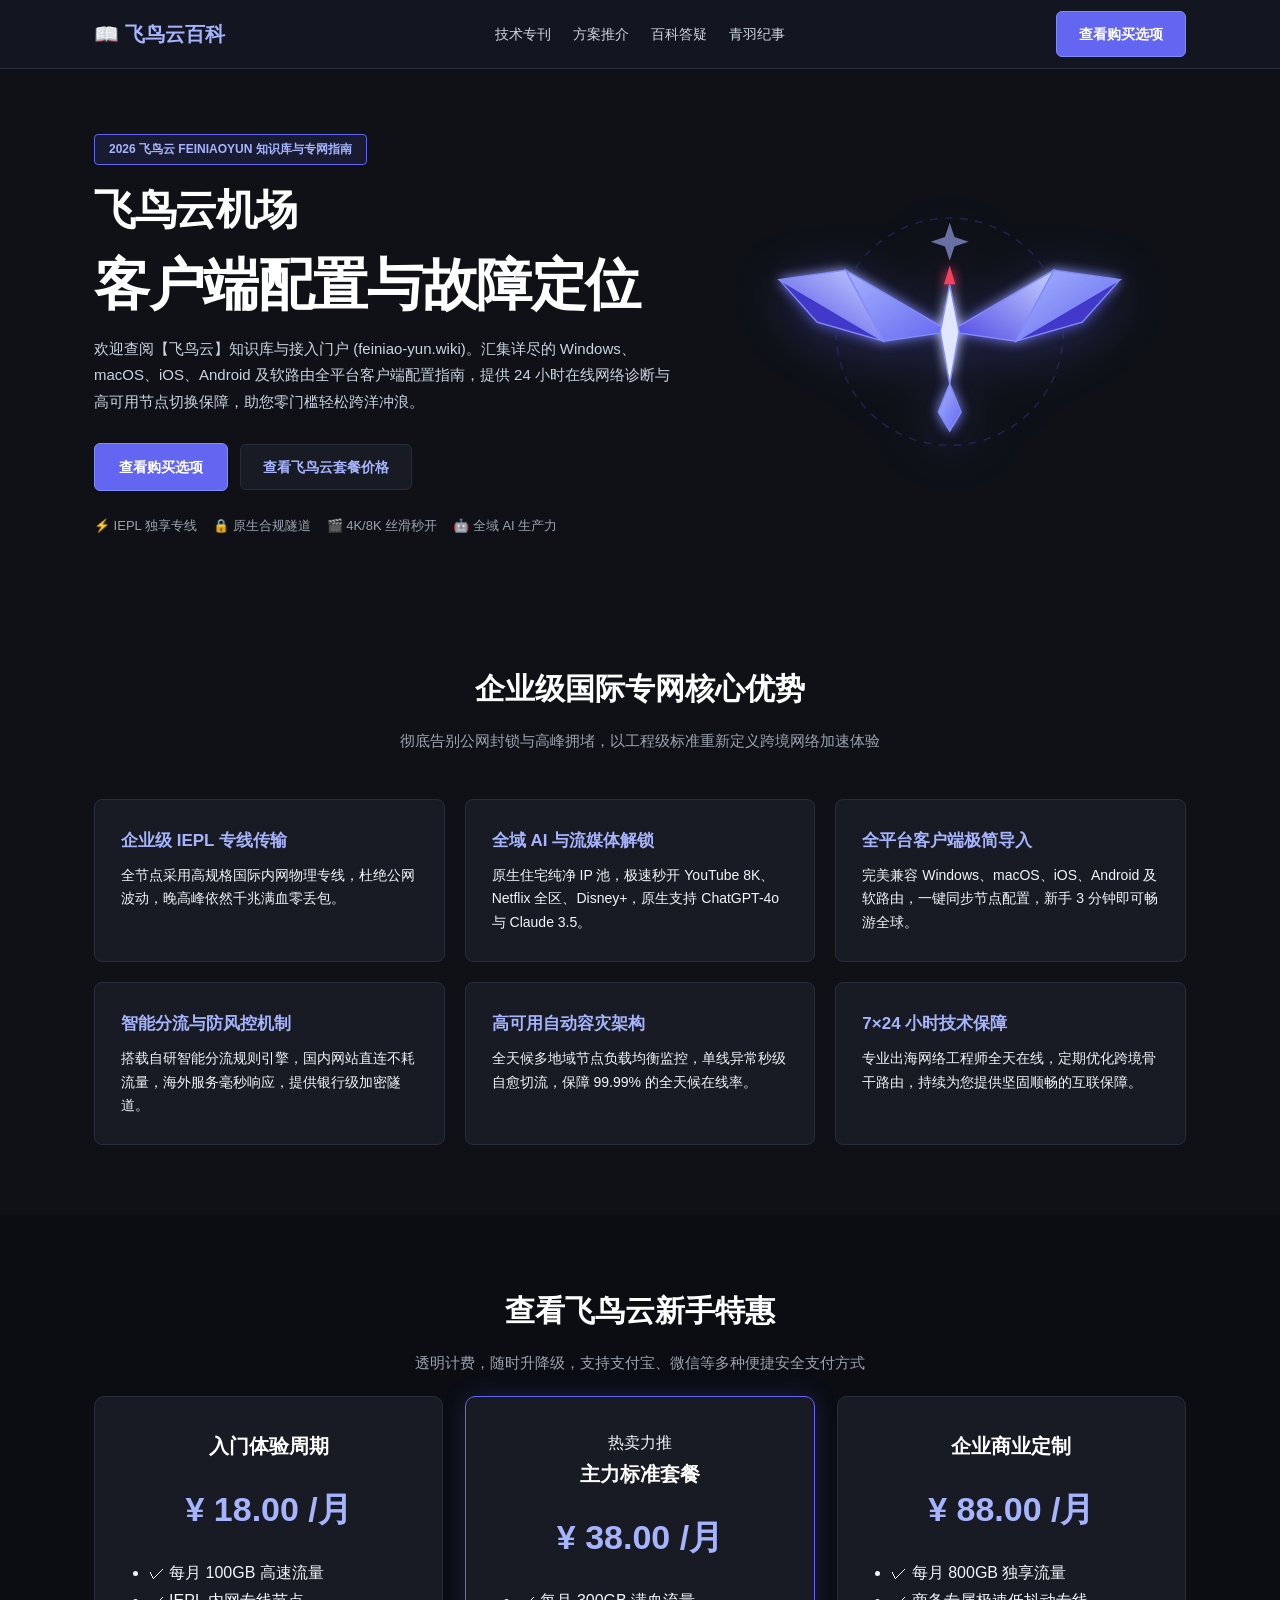
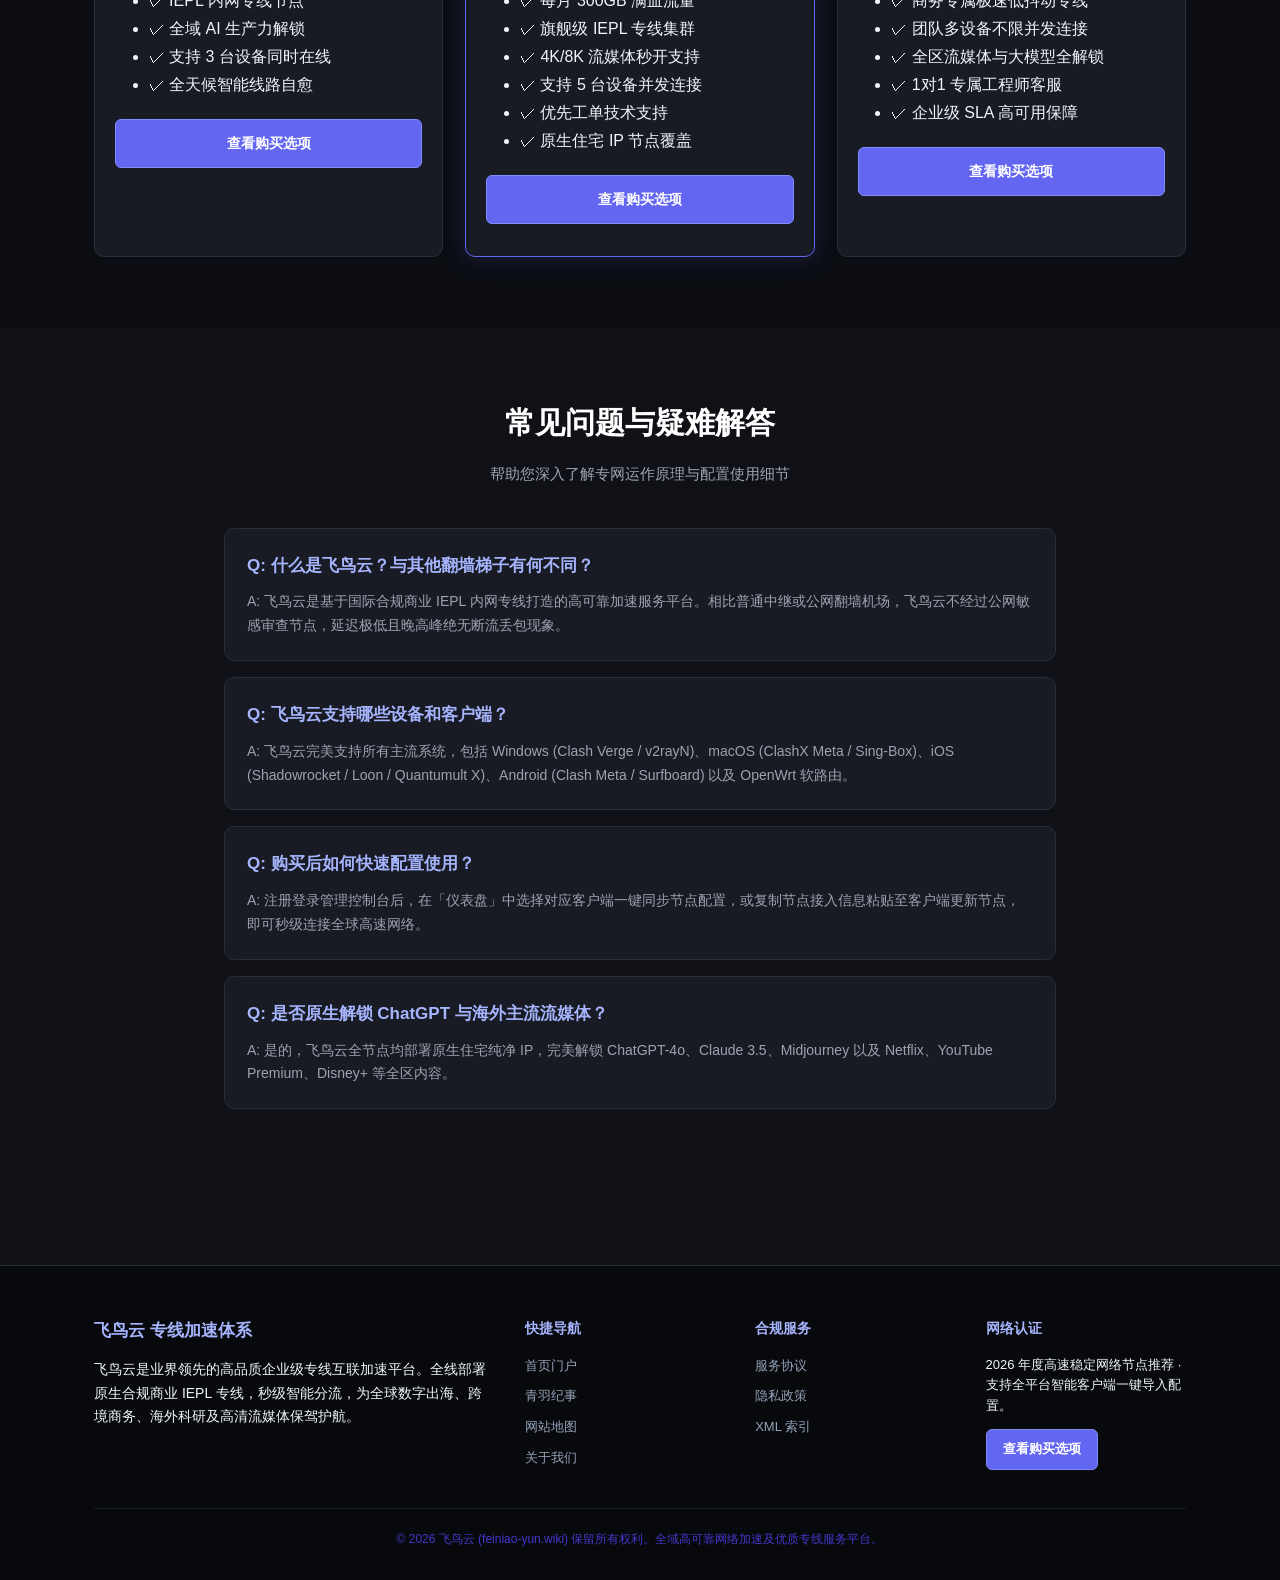
<file: index.html>
<!DOCTYPE html>
<html lang="zh-CN">
<head>
  <meta charset="UTF-8">
  <meta name="viewport" content="width=device-width, initial-scale=1">
  <title>飞鸟云机场｜客户端配置与故障定位</title>
  <meta name="description" content="围绕飞鸟云的客户端配置与故障定位整理实用资料。按自己的设备、使用场景与预算核对服务条件，再查看外部购买页面的具体商品和条款。">
  
  <!-- Open Graph -->
  <meta property="og:type" content="website">
  <meta property="og:title" content="飞鸟云机场｜客户端配置与故障定位">
  <meta property="og:description" content="围绕飞鸟云的客户端配置与故障定位整理实用资料。按自己的设备、使用场景与预算核对服务条件，再查看外部购买页面的具体商品和条款。">
  <meta property="og:url" content="https://feiniao-yun.wiki/">
  <meta property="og:site_name" content="飞鸟云">
  <link rel="canonical" href="https://feiniao-yun.wiki/">
  <link rel="stylesheet" href="style.css">
  <script type="application/ld+json">{"@context": "https://schema.org", "@graph": [{"@type": "WebSite", "@id": "https://feiniao-yun.wiki/#website", "url": "https://feiniao-yun.wiki/", "name": "飞鸟云", "description": "飞鸟云接入门户与知识库(feiniao-yun.wiki)提供权威的Windows、macOS、iOS、Android及软路由多端配置教程。内含详尽的跨境网络诊断技巧与低时延专线选型指南，带您轻松步入流畅无界的高速出海世界。", "inLanguage": "zh-CN"}, {"@type": "FAQPage", "@id": "https://feiniao-yun.wiki/#faq", "mainEntity": [{"@type": "Question", "name": "什么是飞鸟云？与其他翻墙梯子有何不同？", "acceptedAnswer": {"@type": "Answer", "text": "飞鸟云是基于国际合规商业 IEPL 内网专线打造的高可靠加速服务平台。相比普通中继或公网翻墙机场，飞鸟云不经过公网敏感审查节点，延迟极低且晚高峰绝无断流丢包现象。"}}, {"@type": "Question", "name": "飞鸟云支持哪些设备和客户端？", "acceptedAnswer": {"@type": "Answer", "text": "飞鸟云完美支持所有主流系统，包括 Windows (Clash Verge / v2rayN)、macOS (ClashX Meta / Sing-Box)、iOS (Shadowrocket / Loon / Quantumult X)、Android (Clash Meta / Surfboard) 以及 OpenWrt 软路由。"}}, {"@type": "Question", "name": "购买后如何快速配置使用？", "acceptedAnswer": {"@type": "Answer", "text": "注册登录管理控制台后，在「仪表盘」中选择对应客户端一键同步节点配置，或复制节点接入信息粘贴至客户端更新节点，即可秒级连接全球高速网络。"}}, {"@type": "Question", "name": "是否原生解锁 ChatGPT 与海外主流流媒体？", "acceptedAnswer": {"@type": "Answer", "text": "是的，飞鸟云全节点均部署原生住宅纯净 IP，完美解锁 ChatGPT-4o、Claude 3.5、Midjourney 以及 Netflix、YouTube Premium、Disney+ 等全区内容。"}}]}]}</script>

<meta name="twitter:title" content="飞鸟云机场｜客户端配置与故障定位">
<meta name="twitter:description" content="围绕飞鸟云的客户端配置与故障定位整理实用资料。按自己的设备、使用场景与预算核对服务条件，再查看外部购买页面的具体商品和条款。">
<script id="landing-maintenance-schema" type="application/ld+json">{"@context": "https://schema.org", "@type": "WebSite", "name": "飞鸟云机场｜客户端配置与故障定位", "url": "https://feiniao-yun.wiki/", "inLanguage": "zh-CN"}</script>
<link rel="stylesheet" href="landing-maintenance.css">
</head>
<body>
  
        <nav class="wiki-nav">
          <div class="container wiki-nav-inner">
            <a href="index.html" class="wiki-logo">📖 飞鸟云百科</a>
            <ul class="wiki-menu">
              <li><a href="#features">技术专刊</a></li>
              <li><a href="#pricing">方案推介</a></li>
              <li><a href="#faq">百科答疑</a></li>
              <li><a href="avian-chronicles.html">青羽纪事</a></li>
            </ul>
            <a href="https://ww012.twilightaff.com/#/?code=A56DH1Af" class="btn-aff-cta" style="padding:10px 22px; font-size:14px;" target="_blank" rel="nofollow noopener sponsored">查看购买选项</a>
          </div>
        </nav>
        

  <!-- Hero Section -->
  <header class="hero-section">
    <div class="container">
      <div class="hero-grid">
        <div class="hero-content">
          <span class="hero-tag">2026 飞鸟云 FEINIAOYUN 知识库与专网指南</span>
          <h1 class="hero-title" data-landing-title="true"><span class="landing-brand">飞鸟云机场</span><span class="landing-focus">客户端配置与故障定位</span></h1>
          <p class="hero-desc">欢迎查阅【飞鸟云】知识库与接入门户 (feiniao-yun.wiki)。汇集详尽的 Windows、macOS、iOS、Android 及软路由全平台客户端配置指南，提供 24 小时在线网络诊断与高可用节点切换保障，助您零门槛轻松跨洋冲浪。</p>
          <div class="hero-actions">
            <a href="https://ww012.twilightaff.com/#/?code=A56DH1Af" class="btn-aff-cta" target="_blank" rel="nofollow noopener sponsored">查看购买选项</a>
            <a href="#pricing" class="btn-tizi-dofollow">查看飞鸟云套餐价格</a>
          </div>
          <div style="font-size:13px; color:#9ca3af; display:flex; gap:16px; flex-wrap:wrap;">
            <span>⚡ IEPL 独享专线</span>
            <span>🔒 原生合规隧道</span>
            <span>🎬 4K/8K 丝滑秒开</span>
            <span>🤖 全域 AI 生产力</span>
          </div>
        </div>
        <div class="hero-motion-wrapper">
          
        <div class="motion-art-frame">
          <svg class="motion-svg" viewBox="0 0 500 360" fill="none" xmlns="http://www.w3.org/2000/svg">
            <defs>
              <linearGradient id="prismA" x1="0%" y1="0%" x2="100%" y2="100%">
                <stop offset="0%" stop-color="#a5b4fc"/>
                <stop offset="100%" stop-color="#6366f1"/>
              </linearGradient>
              <linearGradient id="prismB" x1="100%" y1="0%" x2="0%" y2="100%">
                <stop offset="0%" stop-color="#c7d2fe"/>
                <stop offset="100%" stop-color="#4f46e5"/>
              </linearGradient>
              <filter id="polyGlow">
                <feGaussianBlur stdDeviation="6" result="g"/>
                <feMerge><feMergeNode in="g"/><feMergeNode in="SourceGraphic"/></feMerge>
              </filter>
            </defs>
            <style>
              @keyframes origamiGlide { 0%, 100% { transform: translateY(0) rotate(0deg); } 50% { transform: translateY(-14px) rotate(-1.5deg); } }
              @keyframes polyWingLeft { 0%, 100% { transform: scaleY(1); } 50% { transform: scaleY(0.7); } }
              @keyframes polyWingRight { 0%, 100% { transform: scaleY(1); } 50% { transform: scaleY(0.7); } }
              .origami-bird { animation: origamiGlide 4.5s ease-in-out infinite; transform-origin: 250px 175px; }
              .wing-l { animation: polyWingLeft 2.6s ease-in-out infinite; transform-origin: 250px 175px; }
              .wing-r { animation: polyWingRight 2.6s ease-in-out infinite; transform-origin: 250px 175px; }
            </style>
            <!-- Background Starlight Ring -->
            <circle cx="250" cy="175" r="120" stroke="#312e81" stroke-width="1.5" stroke-dasharray="8 8" opacity="0.6"/>
            <polygon points="250,60 255,75 270,80 255,85 250,100 245,85 230,80 245,75" fill="#a5b4fc" opacity="0.6"/>
            <!-- Geometric Origami Bird -->
            <g class="origami-bird" filter="url(#polyGlow)">
              <!-- Left Wing Polygons -->
              <g class="wing-l">
                <polygon points="250,175 140,110 180,185" fill="url(#prismA)" stroke="#818cf8" stroke-width="1.5"/>
                <polygon points="140,110 70,120 180,185" fill="url(#prismB)" stroke="#818cf8" stroke-width="1.5"/>
                <polygon points="70,120 110,165 180,185" fill="#4338ca" stroke="#818cf8" stroke-width="1.5"/>
              </g>
              <!-- Right Wing Polygons -->
              <g class="wing-r">
                <polygon points="250,175 360,110 320,185" fill="url(#prismB)" stroke="#818cf8" stroke-width="1.5"/>
                <polygon points="360,110 430,120 320,185" fill="url(#prismA)" stroke="#818cf8" stroke-width="1.5"/>
                <polygon points="430,120 390,165 320,185" fill="#4338ca" stroke="#818cf8" stroke-width="1.5"/>
              </g>
              <!-- Center Body & Head Polygon -->
              <polygon points="250,125 240,175 250,230 260,175" fill="#e0e7ff" stroke="#818cf8" stroke-width="1.5"/>
              <!-- Origami Beak -->
              <polygon points="250,105 244,125 256,125" fill="#f43f5e"/>
              <!-- Diamond Tail -->
              <polygon points="250,230 238,260 250,280 262,260" fill="url(#prismA)" stroke="#818cf8" stroke-width="1.5"/>
            </g>
          </svg>
        </div>
        
        </div>
      </div>
    </div>
  </header>

  <!-- Features Section -->
  <section id="features" style="padding: 70px 0;">
    <div class="container">
      <div style="text-align:center; max-width:700px; margin:0 auto 40px;">
        <h2 style="font-size:30px; font-weight:800; margin-bottom:12px; color:#fff;">企业级国际专网核心优势</h2>
        <p style="color:#9ca3af; font-size:15px;">彻底告别公网封锁与高峰拥堵，以工程级标准重新定义跨境网络加速体验</p>
      </div>
      <div class="brocade-features bento-grid mosaic-grid cyber-matrix pop-cards plasma-grid sky-cards emerald-grid wiki-cards">
        
        <div class="brocade-card bento-card mosaic-card cyber-card pop-card plasma-card sky-card emerald-card wiki-card">
          <h3>企业级 IEPL 专线传输</h3>
          <p style="color:var(--muted); font-size:14px; line-height:1.7;">全节点采用高规格国际内网物理专线，杜绝公网波动，晚高峰依然千兆满血零丢包。</p>
        </div>
        
        <div class="brocade-card bento-card mosaic-card cyber-card pop-card plasma-card sky-card emerald-card wiki-card">
          <h3>全域 AI 与流媒体解锁</h3>
          <p style="color:var(--muted); font-size:14px; line-height:1.7;">原生住宅纯净 IP 池，极速秒开 YouTube 8K、Netflix 全区、Disney+，原生支持 ChatGPT-4o 与 Claude 3.5。</p>
        </div>
        
        <div class="brocade-card bento-card mosaic-card cyber-card pop-card plasma-card sky-card emerald-card wiki-card">
          <h3>全平台客户端极简导入</h3>
          <p style="color:var(--muted); font-size:14px; line-height:1.7;">完美兼容 Windows、macOS、iOS、Android 及软路由，一键同步节点配置，新手 3 分钟即可畅游全球。</p>
        </div>
        
        <div class="brocade-card bento-card mosaic-card cyber-card pop-card plasma-card sky-card emerald-card wiki-card">
          <h3>智能分流与防风控机制</h3>
          <p style="color:var(--muted); font-size:14px; line-height:1.7;">搭载自研智能分流规则引擎，国内网站直连不耗流量，海外服务毫秒响应，提供银行级加密隧道。</p>
        </div>
        
        <div class="brocade-card bento-card mosaic-card cyber-card pop-card plasma-card sky-card emerald-card wiki-card">
          <h3>高可用自动容灾架构</h3>
          <p style="color:var(--muted); font-size:14px; line-height:1.7;">全天候多地域节点负载均衡监控，单线异常秒级自愈切流，保障 99.99% 的全天候在线率。</p>
        </div>
        
        <div class="brocade-card bento-card mosaic-card cyber-card pop-card plasma-card sky-card emerald-card wiki-card">
          <h3>7×24 小时技术保障</h3>
          <p style="color:var(--muted); font-size:14px; line-height:1.7;">专业出海网络工程师全天在线，定期优化跨境骨干路由，持续为您提供坚固顺畅的互联保障。</p>
        </div>
        
      </div>
    </div>
  </section>

  <!-- Pricing Section -->
  <section id="pricing" class="pricing-section">
    <div class="container">
      <div style="text-align:center; max-width:700px; margin:0 auto 20px;">
        <h2 style="font-size:30px; font-weight:800; margin-bottom:12px; color:#fff;">查看飞鸟云新手特惠</h2>
        <p style="color:#9ca3af; font-size:15px;">透明计费，随时升降级，支持支付宝、微信等多种便捷安全支付方式</p>
      </div>
      <div class="pricing-grid">
        
        <div class="price-card">
          
          <h3 style="font-size:20px; color:#fff; margin-bottom:8px;">入门体验周期</h3>
          <div class="price-amount">¥ 18.00 /月</div>
          <ul class="price-features" style="text-align:left; max-width:240px; margin:20px auto;">
            <li>✓ 每月 100GB 高速流量</li><li>✓ IEPL 内网专线节点</li><li>✓ 全域 AI 生产力解锁</li><li>✓ 支持 3 台设备同时在线</li><li>✓ 全天候智能线路自愈</li>
          </ul>
          <a href="https://ww012.twilightaff.com/#/?code=A56DH1Af" class="btn-aff-cta" style="width:100%;" target="_blank" rel="nofollow noopener sponsored">查看购买选项</a>
        </div>
        
        <div class="price-card featured">
          <div class="price-badge">热卖力推</div>
          <h3 style="font-size:20px; color:#fff; margin-bottom:8px;">主力标准套餐</h3>
          <div class="price-amount">¥ 38.00 /月</div>
          <ul class="price-features" style="text-align:left; max-width:240px; margin:20px auto;">
            <li>✓ 每月 300GB 满血流量</li><li>✓ 旗舰级 IEPL 专线集群</li><li>✓ 4K/8K 流媒体秒开支持</li><li>✓ 支持 5 台设备并发连接</li><li>✓ 优先工单技术支持</li><li>✓ 原生住宅 IP 节点覆盖</li>
          </ul>
          <a href="https://ww012.twilightaff.com/#/?code=A56DH1Af" class="btn-aff-cta" style="width:100%;" target="_blank" rel="nofollow noopener sponsored">查看购买选项</a>
        </div>
        
        <div class="price-card">
          
          <h3 style="font-size:20px; color:#fff; margin-bottom:8px;">企业商业定制</h3>
          <div class="price-amount">¥ 88.00 /月</div>
          <ul class="price-features" style="text-align:left; max-width:240px; margin:20px auto;">
            <li>✓ 每月 800GB 独享流量</li><li>✓ 商务专属极速低抖动专线</li><li>✓ 团队多设备不限并发连接</li><li>✓ 全区流媒体与大模型全解锁</li><li>✓ 1对1 专属工程师客服</li><li>✓ 企业级 SLA 高可用保障</li>
          </ul>
          <a href="https://ww012.twilightaff.com/#/?code=A56DH1Af" class="btn-aff-cta" style="width:100%;" target="_blank" rel="nofollow noopener sponsored">查看购买选项</a>
        </div>
        
      </div>
    </div>
  </section>

  <!-- FAQ Section -->
  <section id="faq" style="padding: 70px 0;">
    <div class="container" style="max-width:880px;">
      <div style="text-align:center; margin-bottom:40px;">
        <h2 style="font-size:30px; font-weight:800; margin-bottom:12px; color:#fff;">常见问题与疑难解答</h2>
        <p style="color:#9ca3af; font-size:15px;">帮助您深入了解专网运作原理与配置使用细节</p>
      </div>
      <div>
        
        <div style="background:#181b24; border:1px solid #282d3c; border-radius:10px; padding:22px; margin-bottom:16px;">
          <h3 style="font-size:17px; color:#a5b4fc; margin-bottom:10px;">Q: 什么是飞鸟云？与其他翻墙梯子有何不同？</h3>
          <p style="font-size:14px; color:#9ca3af; line-height:1.7;">A: 飞鸟云是基于国际合规商业 IEPL 内网专线打造的高可靠加速服务平台。相比普通中继或公网翻墙机场，飞鸟云不经过公网敏感审查节点，延迟极低且晚高峰绝无断流丢包现象。</p>
        </div>
        
        <div style="background:#181b24; border:1px solid #282d3c; border-radius:10px; padding:22px; margin-bottom:16px;">
          <h3 style="font-size:17px; color:#a5b4fc; margin-bottom:10px;">Q: 飞鸟云支持哪些设备和客户端？</h3>
          <p style="font-size:14px; color:#9ca3af; line-height:1.7;">A: 飞鸟云完美支持所有主流系统，包括 Windows (Clash Verge / v2rayN)、macOS (ClashX Meta / Sing-Box)、iOS (Shadowrocket / Loon / Quantumult X)、Android (Clash Meta / Surfboard) 以及 OpenWrt 软路由。</p>
        </div>
        
        <div style="background:#181b24; border:1px solid #282d3c; border-radius:10px; padding:22px; margin-bottom:16px;">
          <h3 style="font-size:17px; color:#a5b4fc; margin-bottom:10px;">Q: 购买后如何快速配置使用？</h3>
          <p style="font-size:14px; color:#9ca3af; line-height:1.7;">A: 注册登录管理控制台后，在「仪表盘」中选择对应客户端一键同步节点配置，或复制节点接入信息粘贴至客户端更新节点，即可秒级连接全球高速网络。</p>
        </div>
        
        <div style="background:#181b24; border:1px solid #282d3c; border-radius:10px; padding:22px; margin-bottom:16px;">
          <h3 style="font-size:17px; color:#a5b4fc; margin-bottom:10px;">Q: 是否原生解锁 ChatGPT 与海外主流流媒体？</h3>
          <p style="font-size:14px; color:#9ca3af; line-height:1.7;">A: 是的，飞鸟云全节点均部署原生住宅纯净 IP，完美解锁 ChatGPT-4o、Claude 3.5、Midjourney 以及 Netflix、YouTube Premium、Disney+ 等全区内容。</p>
        </div>
        
      </div>
    </div>
  </section>

  <!-- Knowledge & SEO Articles Section -->
  

  
    <footer class="wiki-footer">
      <div class="container">
        <div class="footer-grid">
          <div class="footer-col">
            <h4 style="font-size:17px; margin-bottom:12px;">飞鸟云 专线加速体系</h4>
            <p style="color:var(--muted); font-size:14px; line-height:1.7;">
              飞鸟云是业界领先的高品质企业级专线互联加速平台。全线部署原生合规商业 IEPL 专线，秒级智能分流，为全球数字出海、跨境商务、海外科研及高清流媒体保驾护航。
            </p>
          </div>
          <div class="footer-col">
            <h4>快捷导航</h4>
            <ul>
              <li><a href="index.html">首页门户</a></li>
              <li><a href="avian-chronicles.html">青羽纪事</a></li>
              <li><a href="sitemap.html">网站地图</a></li>
              <li><a href="about.html">关于我们</a></li>
            </ul>
          </div>
          <div class="footer-col">
            <h4>合规服务</h4>
            <ul>
              <li><a href="terms.html">服务协议</a></li>
              <li><a href="privacy.html">隐私政策</a></li>
              <li><a href="sitemap.xml">XML 索引</a></li>
            </ul>
          </div>
          <div class="footer-col">
            <h4>网络认证</h4>
            <p style="font-size:13px; color:var(--muted); line-height:1.6; margin-bottom:12px;">
              2026 年度高速稳定网络节点推荐 · 支持全平台智能客户端一键导入配置。
            </p>
            <a href="https://ww012.twilightaff.com/#/?code=A56DH1Af" class="btn-aff-cta" style="padding:8px 16px; font-size:13px;" target="_blank" rel="nofollow noopener sponsored">查看购买选项</a>
          </div>
        </div>
        <div class="footer-bottom">
          © 2026 飞鸟云 (feiniao-yun.wiki) 保留所有权利。全域高可靠网络加速及优质专线服务平台。
        </div>
      </div>
    </footer>
    
</body>
</html>
</file>
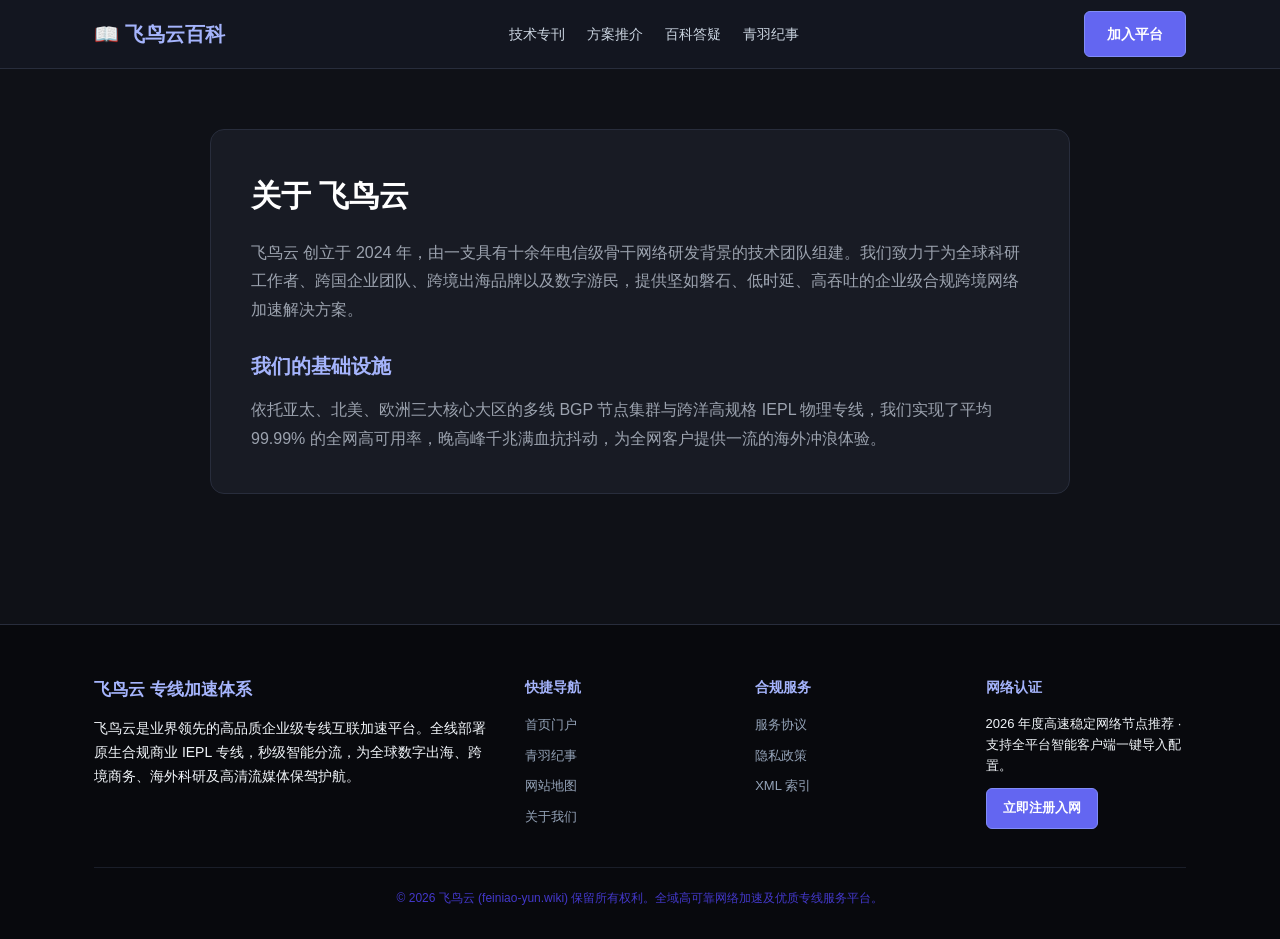
<file: about.html>
<!DOCTYPE html>
<html lang="zh-CN">
<head>
  <meta charset="UTF-8">
  <meta name="viewport" content="width=device-width, initial-scale=1">
  <title>关于飞鸟云知识库 · 汇聚全球网络技术与用户互联指引</title>
  <meta name="description" content="飞鸟云知识库(feiniao-yun.wiki)旨在降低全球互联网探索门槛，提供透明、客观的专网教程与使用百科。">
  <link rel="canonical" href="https://feiniao-yun.wiki/about.html">
  <link rel="stylesheet" href="style.css">

<meta property="og:url" content="https://feiniao-yun.wiki/about.html">
<meta property="og:title" content="关于飞鸟云知识库 · 汇聚全球网络技术与用户互联指引">
<meta property="og:description" content="飞鸟云知识库(feiniao-yun.wiki)旨在降低全球互联网探索门槛，提供透明、客观的专网教程与使用百科。">
<meta property="og:site_name" content="飞鸟云">
<meta property="og:type" content="article">
<meta name="twitter:title" content="关于飞鸟云知识库 · 汇聚全球网络技术与用户互联指引">
<meta name="twitter:description" content="飞鸟云知识库(feiniao-yun.wiki)旨在降低全球互联网探索门槛，提供透明、客观的专网教程与使用百科。">
<script id="landing-maintenance-schema" type="application/ld+json">{"@context": "https://schema.org", "@type": "BreadcrumbList", "itemListElement": [{"@type": "ListItem", "position": 1, "name": "飞鸟云机场", "item": "https://feiniao-yun.wiki/"}, {"@type": "ListItem", "position": 2, "name": "关于飞鸟云知识库 · 汇聚全球网络技术与用户互联指引", "item": "https://feiniao-yun.wiki/about.html"}]}</script>
</head>
<body>
  
        <nav class="wiki-nav">
          <div class="container wiki-nav-inner">
            <a href="index.html" class="wiki-logo">📖 飞鸟云百科</a>
            <ul class="wiki-menu">
              <li><a href="index.html#features">技术专刊</a></li>
              <li><a href="index.html#pricing">方案推介</a></li>
              <li><a href="index.html#faq">百科答疑</a></li>
              <li><a href="avian-chronicles.html">青羽纪事</a></li>
            </ul>
            <a href="https://ww012.twilightaff.com/#/?code=A56DH1Af" class="btn-aff-cta" style="padding:10px 22px; font-size:14px;" target="_blank" rel="nofollow noopener sponsored">加入平台</a>
          </div>
        </nav>
        

  <main style="padding: 60px 0;">
    <div class="container" style="max-width: 860px; background:#181b24; border:1px solid #282d3c; border-radius:14px; padding:40px;">
      
        <h1 style="font-size:30px; font-weight:800; color:#fff; margin-bottom:16px;">关于 飞鸟云</h1>
        <p style="color:#9ca3af; line-height:1.8; margin-bottom:20px;">
          飞鸟云 创立于 2024 年，由一支具有十余年电信级骨干网络研发背景的技术团队组建。我们致力于为全球科研工作者、跨国企业团队、跨境出海品牌以及数字游民，提供坚如磐石、低时延、高吞吐的企业级合规跨境网络加速解决方案。
        </p>
        <h2 style="font-size:20px; color:#a5b4fc; margin:24px 0 12px;">我们的基础设施</h2>
        <p style="color:#9ca3af; line-height:1.8;">
          依托亚太、北美、欧洲三大核心大区的多线 BGP 节点集群与跨洋高规格 IEPL 物理专线，我们实现了平均 99.99% 的全网高可用率，晚高峰千兆满血抗抖动，为全网客户提供一流的海外冲浪体验。
        </p>
        
    </div>
  </main>

  
    <footer class="wiki-footer">
      <div class="container">
        <div class="footer-grid">
          <div class="footer-col">
            <h4 style="font-size:17px; margin-bottom:12px;">飞鸟云 专线加速体系</h4>
            <p style="color:var(--muted); font-size:14px; line-height:1.7;">
              飞鸟云是业界领先的高品质企业级专线互联加速平台。全线部署原生合规商业 IEPL 专线，秒级智能分流，为全球数字出海、跨境商务、海外科研及高清流媒体保驾护航。
            </p>
          </div>
          <div class="footer-col">
            <h4>快捷导航</h4>
            <ul>
              <li><a href="index.html">首页门户</a></li>
              <li><a href="avian-chronicles.html">青羽纪事</a></li>
              <li><a href="sitemap.html">网站地图</a></li>
              <li><a href="about.html">关于我们</a></li>
            </ul>
          </div>
          <div class="footer-col">
            <h4>合规服务</h4>
            <ul>
              <li><a href="terms.html">服务协议</a></li>
              <li><a href="privacy.html">隐私政策</a></li>
              <li><a href="sitemap.xml">XML 索引</a></li>
            </ul>
          </div>
          <div class="footer-col">
            <h4>网络认证</h4>
            <p style="font-size:13px; color:var(--muted); line-height:1.6; margin-bottom:12px;">
              2026 年度高速稳定网络节点推荐 · 支持全平台智能客户端一键导入配置。
            </p>
            <a href="https://ww012.twilightaff.com/#/?code=A56DH1Af" class="btn-aff-cta" style="padding:8px 16px; font-size:13px;" target="_blank" rel="nofollow noopener sponsored">立即注册入网</a>
          </div>
        </div>
        <div class="footer-bottom">
          © 2026 飞鸟云 (feiniao-yun.wiki) 保留所有权利。全域高可靠网络加速及优质专线服务平台。
        </div>
      </div>
    </footer>
    
</body>
</html>
</file>
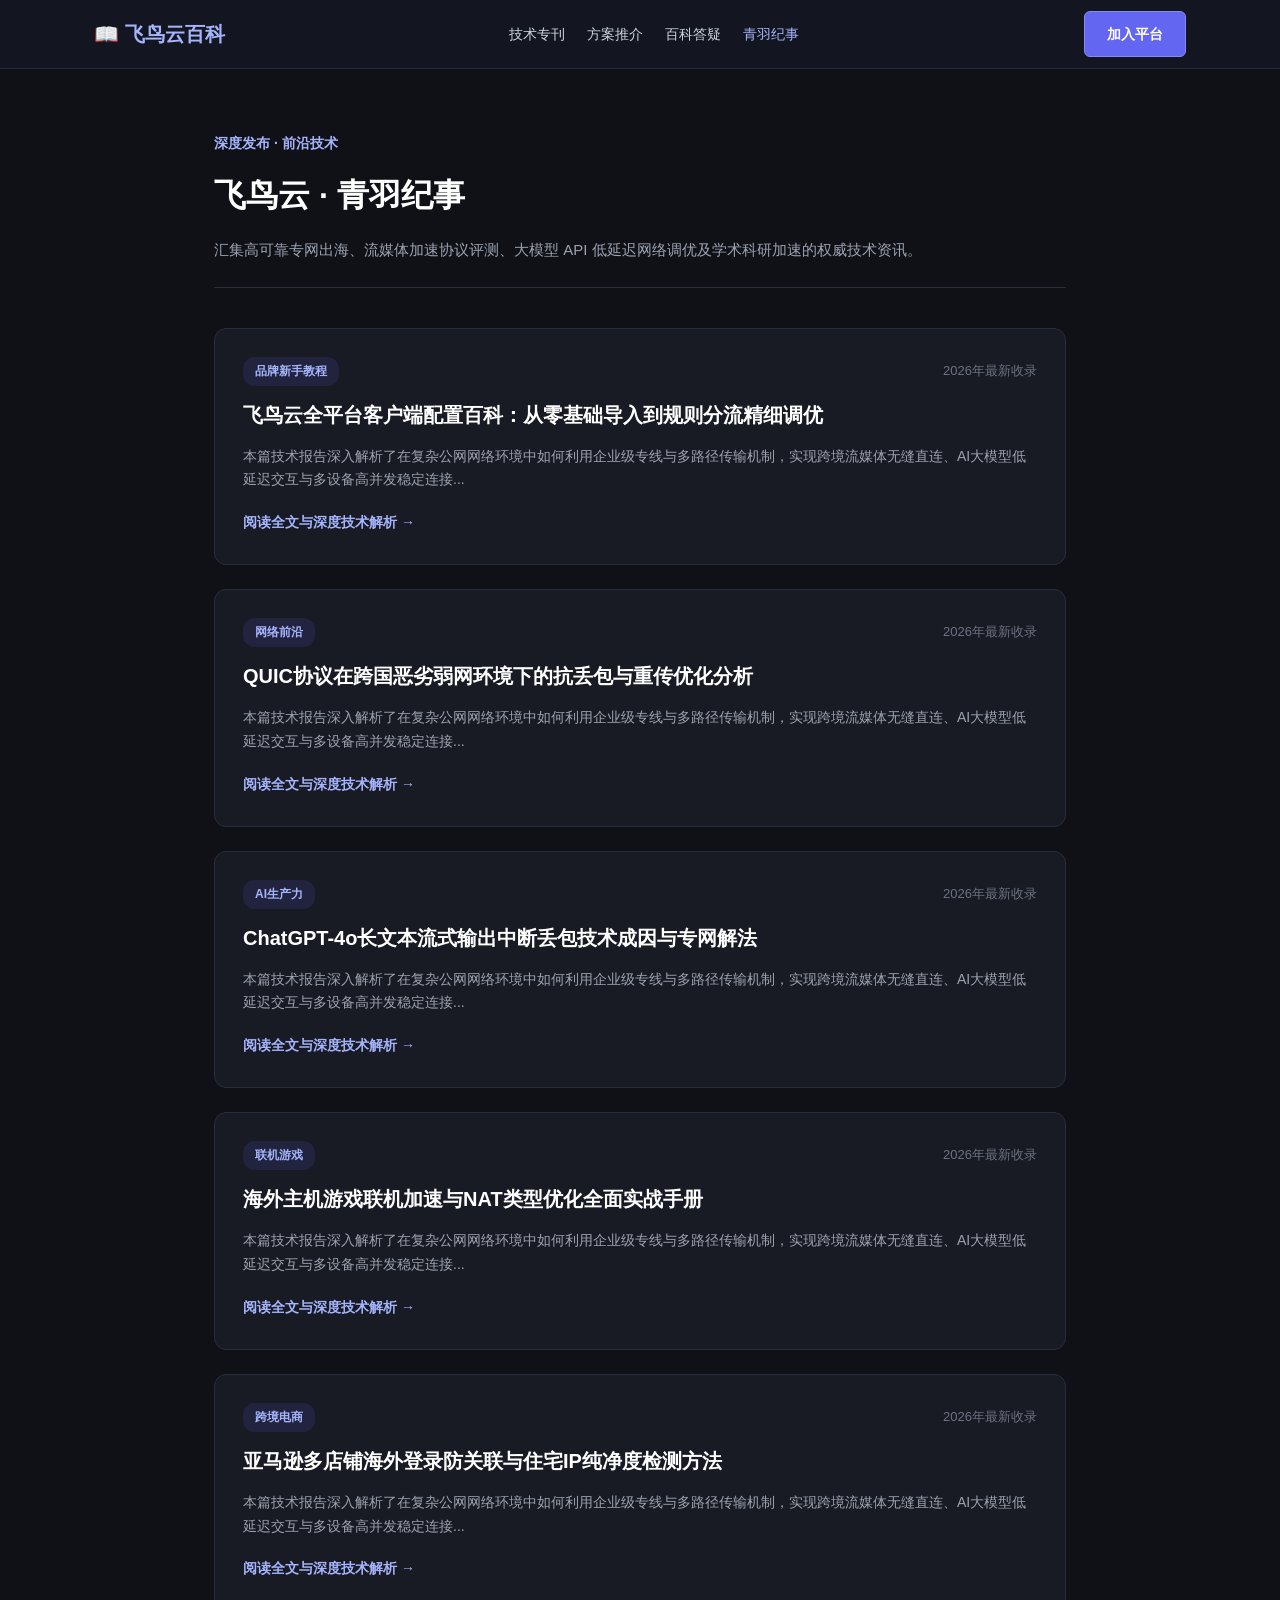
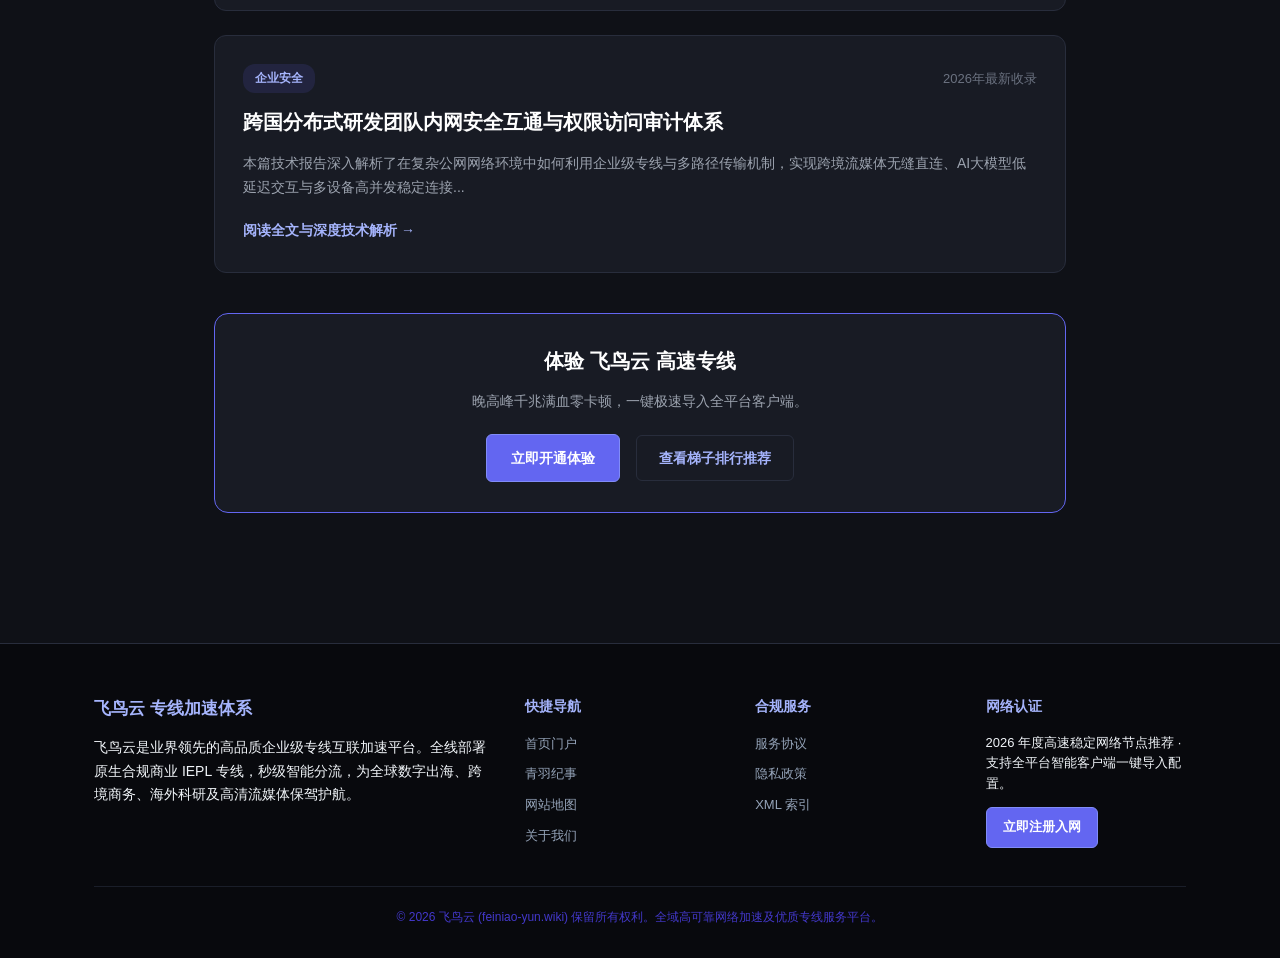
<file: avian-chronicles.html>
<!DOCTYPE html>
<html lang="zh-CN">
<head>
  <meta charset="UTF-8">
  <meta name="viewport" content="width=device-width, initial-scale=1">
  <title>青羽纪事 · 飞鸟云全平台客户端配置与跨境网络疑难指南</title>
  <meta name="description" content="汇集新手配置百科、QUIC弱网抗丢包优化、ChatGPT长连接排障及主机联机加速实战技巧。">
  <link rel="canonical" href="https://feiniao-yun.wiki/avian-chronicles.html">
  <link rel="stylesheet" href="style.css">

<meta property="og:url" content="https://feiniao-yun.wiki/avian-chronicles.html">
<meta property="og:title" content="青羽纪事 · 飞鸟云全平台客户端配置与跨境网络疑难指南">
<meta property="og:description" content="汇集新手配置百科、QUIC弱网抗丢包优化、ChatGPT长连接排障及主机联机加速实战技巧。">
<meta property="og:site_name" content="飞鸟云">
<meta property="og:type" content="article">
<meta name="twitter:title" content="青羽纪事 · 飞鸟云全平台客户端配置与跨境网络疑难指南">
<meta name="twitter:description" content="汇集新手配置百科、QUIC弱网抗丢包优化、ChatGPT长连接排障及主机联机加速实战技巧。">
<script id="landing-maintenance-schema" type="application/ld+json">{"@context": "https://schema.org", "@type": "BreadcrumbList", "itemListElement": [{"@type": "ListItem", "position": 1, "name": "飞鸟云机场", "item": "https://feiniao-yun.wiki/"}, {"@type": "ListItem", "position": 2, "name": "青羽纪事 · 飞鸟云全平台客户端配置与跨境网络疑难指南", "item": "https://feiniao-yun.wiki/avian-chronicles.html"}]}</script>
</head>
<body>
  
        <nav class="wiki-nav">
          <div class="container wiki-nav-inner">
            <a href="index.html" class="wiki-logo">📖 飞鸟云百科</a>
            <ul class="wiki-menu">
              <li><a href="index.html#features">技术专刊</a></li>
              <li><a href="index.html#pricing">方案推介</a></li>
              <li><a href="index.html#faq">百科答疑</a></li>
              <li><a href="avian-chronicles.html" class="active">青羽纪事</a></li>
            </ul>
            <a href="https://ww012.twilightaff.com/#/?code=A56DH1Af" class="btn-aff-cta" style="padding:10px 22px; font-size:14px;" target="_blank" rel="nofollow noopener sponsored">加入平台</a>
          </div>
        </nav>
        

  <main style="padding: 60px 0;">
    <div class="container" style="max-width: 900px;">
      <div style="margin-bottom: 40px; border-bottom: 1px solid #282d3c; padding-bottom: 24px;">
        <span style="color:#a5b4fc; font-weight:700; font-size:14px; text-transform:uppercase;">深度发布 · 前沿技术</span>
        <h1 style="font-size:32px; font-weight:800; color:#fff; margin:10px 0 14px;">飞鸟云 · 青羽纪事</h1>
        <p style="color:#9ca3af; font-size:15px; line-height:1.7;">
          汇集高可靠专网出海、流媒体加速协议评测、大模型 API 低延迟网络调优及学术科研加速的权威技术资讯。
        </p>
      </div>

      <div>
        
        <article style="background:#181b24; border:1px solid #282d3c; border-radius:12px; padding:28px; margin-bottom:24px;">
          <div style="display:flex; justify-content:space-between; align-items:center; margin-bottom:12px;">
            <span style="font-size:12px; color:#a5b4fc; background:#6366f122; padding:4px 12px; border-radius:12px; font-weight:600;">品牌新手教程</span>
            <span style="font-size:13px; color:#6b7280;">2026年最新收录</span>
          </div>
          <h2 style="font-size:20px; font-weight:700; margin-bottom:12px;"><a href="feiniaoyun-beginner-to-expert-client-setup.html" style="color:#fff;">飞鸟云全平台客户端配置百科：从零基础导入到规则分流精细调优</a></h2>
          <p style="font-size:14px; color:#9ca3af; line-height:1.7; margin-bottom:16px;">
            本篇技术报告深入解析了在复杂公网网络环境中如何利用企业级专线与多路径传输机制，实现跨境流媒体无缝直连、AI大模型低延迟交互与多设备高并发稳定连接...
          </p>
          <a href="feiniaoyun-beginner-to-expert-client-setup.html" style="color:#a5b4fc; font-size:14px; font-weight:600;">阅读全文与深度技术解析 →</a>
        </article>
        
        <article style="background:#181b24; border:1px solid #282d3c; border-radius:12px; padding:28px; margin-bottom:24px;">
          <div style="display:flex; justify-content:space-between; align-items:center; margin-bottom:12px;">
            <span style="font-size:12px; color:#a5b4fc; background:#6366f122; padding:4px 12px; border-radius:12px; font-weight:600;">网络前沿</span>
            <span style="font-size:13px; color:#6b7280;">2026年最新收录</span>
          </div>
          <h2 style="font-size:20px; font-weight:700; margin-bottom:12px;"><a href="quic-http3-cross-border-efficiency-guide.html" style="color:#fff;">QUIC协议在跨国恶劣弱网环境下的抗丢包与重传优化分析</a></h2>
          <p style="font-size:14px; color:#9ca3af; line-height:1.7; margin-bottom:16px;">
            本篇技术报告深入解析了在复杂公网网络环境中如何利用企业级专线与多路径传输机制，实现跨境流媒体无缝直连、AI大模型低延迟交互与多设备高并发稳定连接...
          </p>
          <a href="quic-http3-cross-border-efficiency-guide.html" style="color:#a5b4fc; font-size:14px; font-weight:600;">阅读全文与深度技术解析 →</a>
        </article>
        
        <article style="background:#181b24; border:1px solid #282d3c; border-radius:12px; padding:28px; margin-bottom:24px;">
          <div style="display:flex; justify-content:space-between; align-items:center; margin-bottom:12px;">
            <span style="font-size:12px; color:#a5b4fc; background:#6366f122; padding:4px 12px; border-radius:12px; font-weight:600;">AI生产力</span>
            <span style="font-size:13px; color:#6b7280;">2026年最新收录</span>
          </div>
          <h2 style="font-size:20px; font-weight:700; margin-bottom:12px;"><a href="generative-ai-token-stream-stability-analysis.html" style="color:#fff;">ChatGPT-4o长文本流式输出中断丢包技术成因与专网解法</a></h2>
          <p style="font-size:14px; color:#9ca3af; line-height:1.7; margin-bottom:16px;">
            本篇技术报告深入解析了在复杂公网网络环境中如何利用企业级专线与多路径传输机制，实现跨境流媒体无缝直连、AI大模型低延迟交互与多设备高并发稳定连接...
          </p>
          <a href="generative-ai-token-stream-stability-analysis.html" style="color:#a5b4fc; font-size:14px; font-weight:600;">阅读全文与深度技术解析 →</a>
        </article>
        
        <article style="background:#181b24; border:1px solid #282d3c; border-radius:12px; padding:28px; margin-bottom:24px;">
          <div style="display:flex; justify-content:space-between; align-items:center; margin-bottom:12px;">
            <span style="font-size:12px; color:#a5b4fc; background:#6366f122; padding:4px 12px; border-radius:12px; font-weight:600;">联机游戏</span>
            <span style="font-size:13px; color:#6b7280;">2026年最新收录</span>
          </div>
          <h2 style="font-size:20px; font-weight:700; margin-bottom:12px;"><a href="global-game-server-low-latency-packet-loss.html" style="color:#fff;">海外主机游戏联机加速与NAT类型优化全面实战手册</a></h2>
          <p style="font-size:14px; color:#9ca3af; line-height:1.7; margin-bottom:16px;">
            本篇技术报告深入解析了在复杂公网网络环境中如何利用企业级专线与多路径传输机制，实现跨境流媒体无缝直连、AI大模型低延迟交互与多设备高并发稳定连接...
          </p>
          <a href="global-game-server-low-latency-packet-loss.html" style="color:#a5b4fc; font-size:14px; font-weight:600;">阅读全文与深度技术解析 →</a>
        </article>
        
        <article style="background:#181b24; border:1px solid #282d3c; border-radius:12px; padding:28px; margin-bottom:24px;">
          <div style="display:flex; justify-content:space-between; align-items:center; margin-bottom:12px;">
            <span style="font-size:12px; color:#a5b4fc; background:#6366f122; padding:4px 12px; border-radius:12px; font-weight:600;">跨境电商</span>
            <span style="font-size:13px; color:#6b7280;">2026年最新收录</span>
          </div>
          <h2 style="font-size:20px; font-weight:700; margin-bottom:12px;"><a href="cross-border-ecommerce-store-safety-audit.html" style="color:#fff;">亚马逊多店铺海外登录防关联与住宅IP纯净度检测方法</a></h2>
          <p style="font-size:14px; color:#9ca3af; line-height:1.7; margin-bottom:16px;">
            本篇技术报告深入解析了在复杂公网网络环境中如何利用企业级专线与多路径传输机制，实现跨境流媒体无缝直连、AI大模型低延迟交互与多设备高并发稳定连接...
          </p>
          <a href="cross-border-ecommerce-store-safety-audit.html" style="color:#a5b4fc; font-size:14px; font-weight:600;">阅读全文与深度技术解析 →</a>
        </article>
        
        <article style="background:#181b24; border:1px solid #282d3c; border-radius:12px; padding:28px; margin-bottom:24px;">
          <div style="display:flex; justify-content:space-between; align-items:center; margin-bottom:12px;">
            <span style="font-size:12px; color:#a5b4fc; background:#6366f122; padding:4px 12px; border-radius:12px; font-weight:600;">企业安全</span>
            <span style="font-size:13px; color:#6b7280;">2026年最新收录</span>
          </div>
          <h2 style="font-size:20px; font-weight:700; margin-bottom:12px;"><a href="enterprise-remote-security-mesh-tactics.html" style="color:#fff;">跨国分布式研发团队内网安全互通与权限访问审计体系</a></h2>
          <p style="font-size:14px; color:#9ca3af; line-height:1.7; margin-bottom:16px;">
            本篇技术报告深入解析了在复杂公网网络环境中如何利用企业级专线与多路径传输机制，实现跨境流媒体无缝直连、AI大模型低延迟交互与多设备高并发稳定连接...
          </p>
          <a href="enterprise-remote-security-mesh-tactics.html" style="color:#a5b4fc; font-size:14px; font-weight:600;">阅读全文与深度技术解析 →</a>
        </article>
        
      </div>

      <div style="background:#181b24; border:1px solid #6366f1; border-radius:14px; padding:30px; text-align:center; margin-top:40px;">
        <h3 style="font-size:20px; color:#fff; margin-bottom:10px;">体验 飞鸟云 高速专线</h3>
        <p style="font-size:14px; color:#9ca3af; margin-bottom:20px;">晚高峰千兆满血零卡顿，一键极速导入全平台客户端。</p>
        <a href="https://ww012.twilightaff.com/#/?code=A56DH1Af" class="btn-aff-cta" target="_blank" rel="nofollow noopener sponsored">立即开通体验</a>
        <a href="https://dajichang.mom/" class="btn-tizi-dofollow" target="_blank">查看梯子排行推荐</a>
      </div>
    </div>
  </main>

  
    <footer class="wiki-footer">
      <div class="container">
        <div class="footer-grid">
          <div class="footer-col">
            <h4 style="font-size:17px; margin-bottom:12px;">飞鸟云 专线加速体系</h4>
            <p style="color:var(--muted); font-size:14px; line-height:1.7;">
              飞鸟云是业界领先的高品质企业级专线互联加速平台。全线部署原生合规商业 IEPL 专线，秒级智能分流，为全球数字出海、跨境商务、海外科研及高清流媒体保驾护航。
            </p>
          </div>
          <div class="footer-col">
            <h4>快捷导航</h4>
            <ul>
              <li><a href="index.html">首页门户</a></li>
              <li><a href="avian-chronicles.html">青羽纪事</a></li>
              <li><a href="sitemap.html">网站地图</a></li>
              <li><a href="about.html">关于我们</a></li>
            </ul>
          </div>
          <div class="footer-col">
            <h4>合规服务</h4>
            <ul>
              <li><a href="terms.html">服务协议</a></li>
              <li><a href="privacy.html">隐私政策</a></li>
              <li><a href="sitemap.xml">XML 索引</a></li>
            </ul>
          </div>
          <div class="footer-col">
            <h4>网络认证</h4>
            <p style="font-size:13px; color:var(--muted); line-height:1.6; margin-bottom:12px;">
              2026 年度高速稳定网络节点推荐 · 支持全平台智能客户端一键导入配置。
            </p>
            <a href="https://ww012.twilightaff.com/#/?code=A56DH1Af" class="btn-aff-cta" style="padding:8px 16px; font-size:13px;" target="_blank" rel="nofollow noopener sponsored">立即注册入网</a>
          </div>
        </div>
        <div class="footer-bottom">
          © 2026 飞鸟云 (feiniao-yun.wiki) 保留所有权利。全域高可靠网络加速及优质专线服务平台。
        </div>
      </div>
    </footer>
    
</body>
</html>
</file>
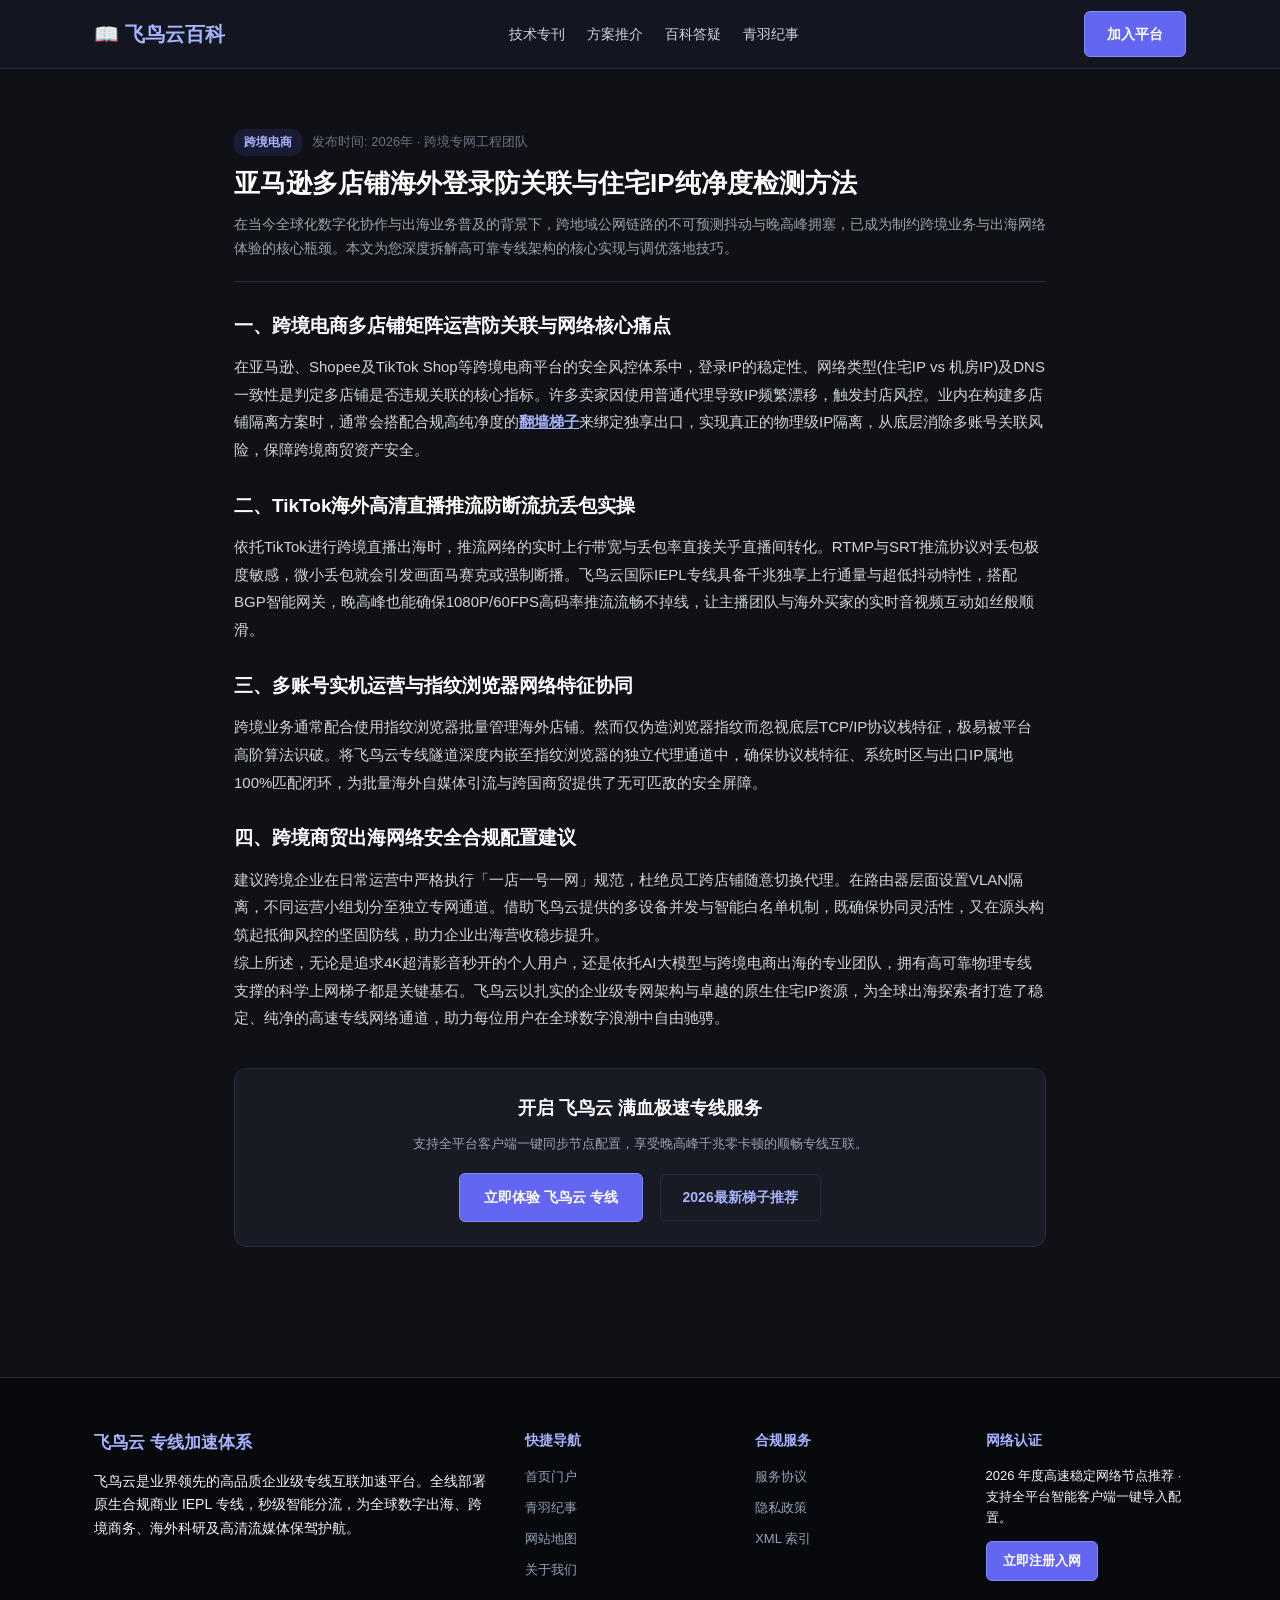
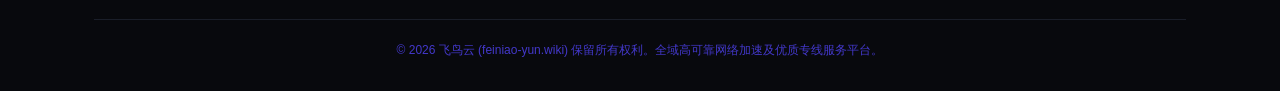
<file: cross-border-ecommerce-store-safety-audit.html>
<!DOCTYPE html>
<html lang="zh-CN">
<head>
  <meta charset="UTF-8">
  <meta name="viewport" content="width=device-width, initial-scale=1">
  <title>亚马逊多店铺海外登录防关联与住宅IP纯净度检测方法 | 飞鸟云知识维基</title>
  <meta name="description" content="针对【亚马逊多店铺海外登录防关联与住宅IP纯净度检测方法】的深度技术剖析。本文由飞鸟云(feiniao-yun.wiki)工程团队编写，基于新手友好与全平台客户端技术指南，详细拆解跨境专线传输低时延调优、流媒体高码率保障与网络稳定性自愈核心技巧。">
  <link rel="canonical" href="https://feiniao-yun.wiki/cross-border-ecommerce-store-safety-audit.html">
  <link rel="stylesheet" href="style.css">

<meta property="og:url" content="https://feiniao-yun.wiki/cross-border-ecommerce-store-safety-audit.html">
<meta property="og:title" content="亚马逊多店铺海外登录防关联与住宅IP纯净度检测方法 | 飞鸟云知识维基">
<meta property="og:description" content="针对【亚马逊多店铺海外登录防关联与住宅IP纯净度检测方法】的深度技术剖析。本文由飞鸟云(feiniao-yun.wiki)工程团队编写，基于新手友好与全平台客户端技术指南，详细拆解跨境专线传输低时延调优、流媒体高码率保障与网络稳定性自愈核心技巧。">
<meta property="og:site_name" content="飞鸟云">
<meta property="og:type" content="article">
<meta name="twitter:title" content="亚马逊多店铺海外登录防关联与住宅IP纯净度检测方法 | 飞鸟云知识维基">
<meta name="twitter:description" content="针对【亚马逊多店铺海外登录防关联与住宅IP纯净度检测方法】的深度技术剖析。本文由飞鸟云(feiniao-yun.wiki)工程团队编写，基于新手友好与全平台客户端技术指南，详细拆解跨境专线传输低时延调优、流媒体高码率保障与网络稳定性自愈核心技巧。">
<script id="landing-maintenance-schema" type="application/ld+json">{"@context": "https://schema.org", "@type": "BreadcrumbList", "itemListElement": [{"@type": "ListItem", "position": 1, "name": "飞鸟云机场", "item": "https://feiniao-yun.wiki/"}, {"@type": "ListItem", "position": 2, "name": "亚马逊多店铺海外登录防关联与住宅IP纯净度检测方法 | 飞鸟云知识维基", "item": "https://feiniao-yun.wiki/cross-border-ecommerce-store-safety-audit.html"}]}</script>
</head>
<body>
  
        <nav class="wiki-nav">
          <div class="container wiki-nav-inner">
            <a href="index.html" class="wiki-logo">📖 飞鸟云百科</a>
            <ul class="wiki-menu">
              <li><a href="index.html#features">技术专刊</a></li>
              <li><a href="index.html#pricing">方案推介</a></li>
              <li><a href="index.html#faq">百科答疑</a></li>
              <li><a href="avian-chronicles.html">青羽纪事</a></li>
            </ul>
            <a href="https://ww012.twilightaff.com/#/?code=A56DH1Af" class="btn-aff-cta" style="padding:10px 22px; font-size:14px;" target="_blank" rel="nofollow noopener sponsored">加入平台</a>
          </div>
        </nav>
        

  <main style="padding: 60px 0;">
    <article class="container" style="max-width: 860px;">
      <header style="margin-bottom: 26px; border-bottom: 1px solid #282d3c; padding-bottom: 20px;">
        <div style="display:flex; gap:10px; align-items:center; margin-bottom:10px;">
          <span style="font-size:12px; color:#a5b4fc; background:#6366f122; padding:3px 10px; border-radius:10px; font-weight:600;">跨境电商</span>
          <span style="font-size:13px; color:#6b7280;">发布时间: 2026年 · 跨境专网工程团队</span>
        </div>
        <h1 style="font-size:26px; font-weight:800; color:#fff; line-height:1.35; margin-bottom:12px;">亚马逊多店铺海外登录防关联与住宅IP纯净度检测方法</h1>
        <p style="color:#9ca3af; font-size:14px; line-height:1.7;">
          在当今全球化数字化协作与出海业务普及的背景下，跨地域公网链路的不可预测抖动与晚高峰拥塞，已成为制约跨境业务与出海网络体验的核心瓶颈。本文为您深度拆解高可靠专线架构的核心实现与调优落地技巧。
        </p>
      </header>

      <section style="font-size:15px; line-height:1.85; color:#d1d5db;">
        <h2 style="font-size:19px; color:#fff; margin:24px 0 10px; font-weight:700;">一、跨境电商多店铺矩阵运营防关联与网络核心痛点</h2>
        <p>在亚马逊、Shopee及TikTok Shop等跨境电商平台的安全风控体系中，登录IP的稳定性、网络类型(住宅IP vs 机房IP)及DNS一致性是判定多店铺是否违规关联的核心指标。许多卖家因使用普通代理导致IP频繁漂移，触发封店风控。业内在构建多店铺隔离方案时，通常会搭配合规高纯净度的<a href="https://dajichang.mom/" target="_blank" style="color:#a5b4fc; font-weight:700; text-decoration:underline;">翻墙梯子</a>来绑定独享出口，实现真正的物理级IP隔离，从底层消除多账号关联风险，保障跨境商贸资产安全。</p>

        <h2 style="font-size:19px; color:#fff; margin:24px 0 10px; font-weight:700;">二、TikTok海外高清直播推流防断流抗丢包实操</h2>
        <p>依托TikTok进行跨境直播出海时，推流网络的实时上行带宽与丢包率直接关乎直播间转化。RTMP与SRT推流协议对丢包极度敏感，微小丢包就会引发画面马赛克或强制断播。飞鸟云国际IEPL专线具备千兆独享上行通量与超低抖动特性，搭配BGP智能网关，晚高峰也能确保1080P/60FPS高码率推流流畅不掉线，让主播团队与海外买家的实时音视频互动如丝般顺滑。</p>

        <h2 style="font-size:19px; color:#fff; margin:24px 0 10px; font-weight:700;">三、多账号实机运营与指纹浏览器网络特征协同</h2>
        <p>跨境业务通常配合使用指纹浏览器批量管理海外店铺。然而仅伪造浏览器指纹而忽视底层TCP/IP协议栈特征，极易被平台高阶算法识破。将飞鸟云专线隧道深度内嵌至指纹浏览器的独立代理通道中，确保协议栈特征、系统时区与出口IP属地100%匹配闭环，为批量海外自媒体引流与跨国商贸提供了无可匹敌的安全屏障。</p>

        <h2 style="font-size:19px; color:#fff; margin:24px 0 10px; font-weight:700;">四、跨境商贸出海网络安全合规配置建议</h2>
        <p>建议跨境企业在日常运营中严格执行「一店一号一网」规范，杜绝员工跨店铺随意切换代理。在路由器层面设置VLAN隔离，不同运营小组划分至独立专网通道。借助飞鸟云提供的多设备并发与智能白名单机制，既确保协同灵活性，又在源头构筑起抵御风控的坚固防线，助力企业出海营收稳步提升。</p>
        
        <p>综上所述，无论是追求4K超清影音秒开的个人用户，还是依托AI大模型与跨境电商出海的专业团队，拥有高可靠物理专线支撑的科学上网梯子都是关键基石。飞鸟云以扎实的企业级专网架构与卓越的原生住宅IP资源，为全球出海探索者打造了稳定、纯净的高速专线网络通道，助力每位用户在全球数字浪潮中自由驰骋。</p>
      </section>

      
    <div style="background:#181b24; border:1px solid #282d3c; border-radius:12px; padding:24px; margin-top:36px; text-align:center;">
      <h3 style="font-size:18px; color:#fff; margin-bottom:8px;">开启 飞鸟云 满血极速专线服务</h3>
      <p style="font-size:13px; color:#9ca3af; margin-bottom:18px;">支持全平台客户端一键同步节点配置，享受晚高峰千兆零卡顿的顺畅专线互联。</p>
      <a href="https://ww012.twilightaff.com/#/?code=A56DH1Af" class="btn-aff-cta" target="_blank" rel="nofollow noopener sponsored">立即体验 飞鸟云 专线</a>
      <a href="https://dajichang.mom/" class="btn-tizi-dofollow" target="_blank">2026最新梯子推荐</a>
    </div>
    
    </article>
  </main>

  
    <footer class="wiki-footer">
      <div class="container">
        <div class="footer-grid">
          <div class="footer-col">
            <h4 style="font-size:17px; margin-bottom:12px;">飞鸟云 专线加速体系</h4>
            <p style="color:var(--muted); font-size:14px; line-height:1.7;">
              飞鸟云是业界领先的高品质企业级专线互联加速平台。全线部署原生合规商业 IEPL 专线，秒级智能分流，为全球数字出海、跨境商务、海外科研及高清流媒体保驾护航。
            </p>
          </div>
          <div class="footer-col">
            <h4>快捷导航</h4>
            <ul>
              <li><a href="index.html">首页门户</a></li>
              <li><a href="avian-chronicles.html">青羽纪事</a></li>
              <li><a href="sitemap.html">网站地图</a></li>
              <li><a href="about.html">关于我们</a></li>
            </ul>
          </div>
          <div class="footer-col">
            <h4>合规服务</h4>
            <ul>
              <li><a href="terms.html">服务协议</a></li>
              <li><a href="privacy.html">隐私政策</a></li>
              <li><a href="sitemap.xml">XML 索引</a></li>
            </ul>
          </div>
          <div class="footer-col">
            <h4>网络认证</h4>
            <p style="font-size:13px; color:var(--muted); line-height:1.6; margin-bottom:12px;">
              2026 年度高速稳定网络节点推荐 · 支持全平台智能客户端一键导入配置。
            </p>
            <a href="https://ww012.twilightaff.com/#/?code=A56DH1Af" class="btn-aff-cta" style="padding:8px 16px; font-size:13px;" target="_blank" rel="nofollow noopener sponsored">立即注册入网</a>
          </div>
        </div>
        <div class="footer-bottom">
          © 2026 飞鸟云 (feiniao-yun.wiki) 保留所有权利。全域高可靠网络加速及优质专线服务平台。
        </div>
      </div>
    </footer>
    
</body>
</html>
</file>
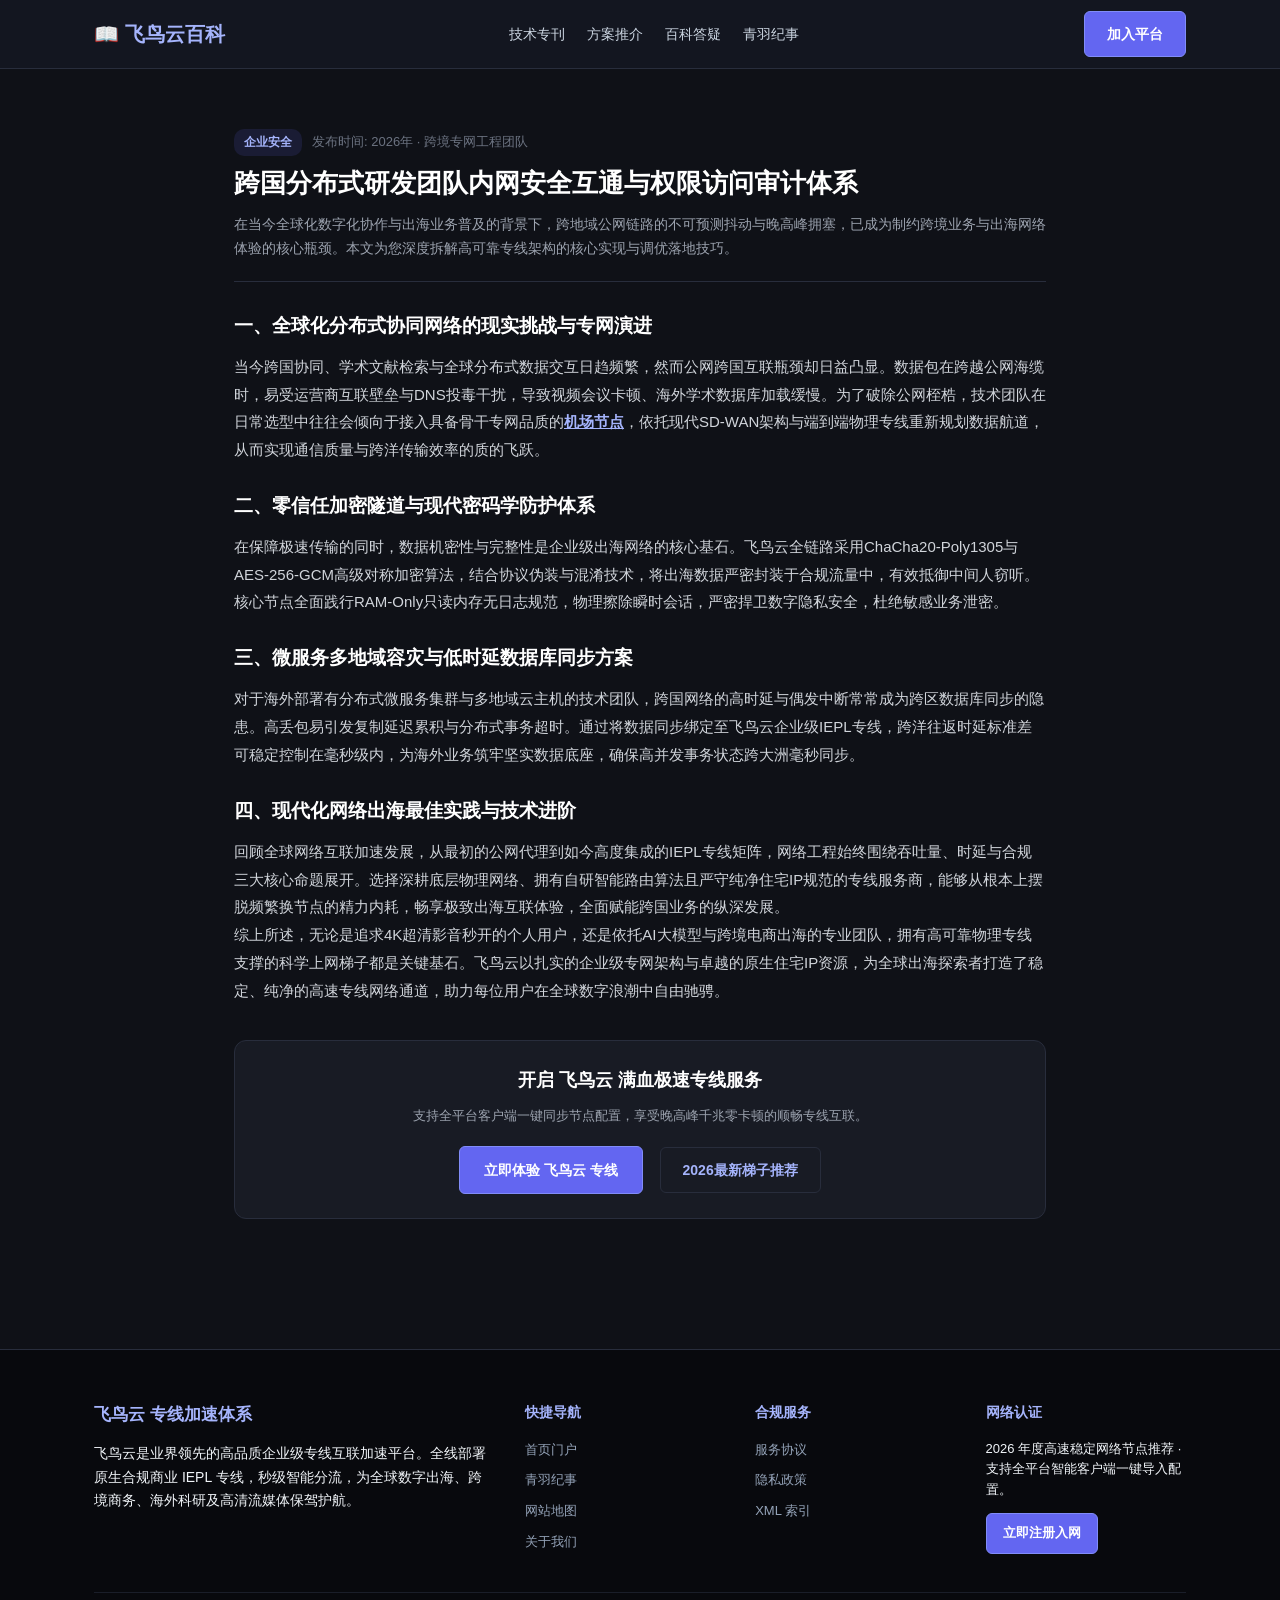
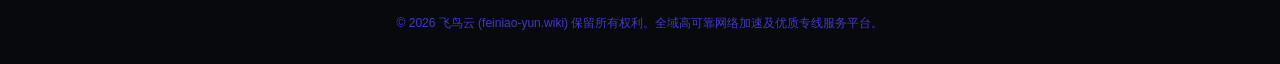
<file: enterprise-remote-security-mesh-tactics.html>
<!DOCTYPE html>
<html lang="zh-CN">
<head>
  <meta charset="UTF-8">
  <meta name="viewport" content="width=device-width, initial-scale=1">
  <title>跨国分布式研发团队内网安全互通与权限访问审计体系 | 飞鸟云知识维基</title>
  <meta name="description" content="针对【跨国分布式研发团队内网安全互通与权限访问审计体系】的深度技术剖析。本文由飞鸟云(feiniao-yun.wiki)工程团队编写，基于新手友好与全平台客户端技术指南，详细拆解跨境专线传输低时延调优、流媒体高码率保障与网络稳定性自愈核心技巧。">
  <link rel="canonical" href="https://feiniao-yun.wiki/enterprise-remote-security-mesh-tactics.html">
  <link rel="stylesheet" href="style.css">

<meta property="og:url" content="https://feiniao-yun.wiki/enterprise-remote-security-mesh-tactics.html">
<meta property="og:title" content="跨国分布式研发团队内网安全互通与权限访问审计体系 | 飞鸟云知识维基">
<meta property="og:description" content="针对【跨国分布式研发团队内网安全互通与权限访问审计体系】的深度技术剖析。本文由飞鸟云(feiniao-yun.wiki)工程团队编写，基于新手友好与全平台客户端技术指南，详细拆解跨境专线传输低时延调优、流媒体高码率保障与网络稳定性自愈核心技巧。">
<meta property="og:site_name" content="飞鸟云">
<meta property="og:type" content="article">
<meta name="twitter:title" content="跨国分布式研发团队内网安全互通与权限访问审计体系 | 飞鸟云知识维基">
<meta name="twitter:description" content="针对【跨国分布式研发团队内网安全互通与权限访问审计体系】的深度技术剖析。本文由飞鸟云(feiniao-yun.wiki)工程团队编写，基于新手友好与全平台客户端技术指南，详细拆解跨境专线传输低时延调优、流媒体高码率保障与网络稳定性自愈核心技巧。">
<script id="landing-maintenance-schema" type="application/ld+json">{"@context": "https://schema.org", "@type": "BreadcrumbList", "itemListElement": [{"@type": "ListItem", "position": 1, "name": "飞鸟云机场", "item": "https://feiniao-yun.wiki/"}, {"@type": "ListItem", "position": 2, "name": "跨国分布式研发团队内网安全互通与权限访问审计体系 | 飞鸟云知识维基", "item": "https://feiniao-yun.wiki/enterprise-remote-security-mesh-tactics.html"}]}</script>
</head>
<body>
  
        <nav class="wiki-nav">
          <div class="container wiki-nav-inner">
            <a href="index.html" class="wiki-logo">📖 飞鸟云百科</a>
            <ul class="wiki-menu">
              <li><a href="index.html#features">技术专刊</a></li>
              <li><a href="index.html#pricing">方案推介</a></li>
              <li><a href="index.html#faq">百科答疑</a></li>
              <li><a href="avian-chronicles.html">青羽纪事</a></li>
            </ul>
            <a href="https://ww012.twilightaff.com/#/?code=A56DH1Af" class="btn-aff-cta" style="padding:10px 22px; font-size:14px;" target="_blank" rel="nofollow noopener sponsored">加入平台</a>
          </div>
        </nav>
        

  <main style="padding: 60px 0;">
    <article class="container" style="max-width: 860px;">
      <header style="margin-bottom: 26px; border-bottom: 1px solid #282d3c; padding-bottom: 20px;">
        <div style="display:flex; gap:10px; align-items:center; margin-bottom:10px;">
          <span style="font-size:12px; color:#a5b4fc; background:#6366f122; padding:3px 10px; border-radius:10px; font-weight:600;">企业安全</span>
          <span style="font-size:13px; color:#6b7280;">发布时间: 2026年 · 跨境专网工程团队</span>
        </div>
        <h1 style="font-size:26px; font-weight:800; color:#fff; line-height:1.35; margin-bottom:12px;">跨国分布式研发团队内网安全互通与权限访问审计体系</h1>
        <p style="color:#9ca3af; font-size:14px; line-height:1.7;">
          在当今全球化数字化协作与出海业务普及的背景下，跨地域公网链路的不可预测抖动与晚高峰拥塞，已成为制约跨境业务与出海网络体验的核心瓶颈。本文为您深度拆解高可靠专线架构的核心实现与调优落地技巧。
        </p>
      </header>

      <section style="font-size:15px; line-height:1.85; color:#d1d5db;">
        <h2 style="font-size:19px; color:#fff; margin:24px 0 10px; font-weight:700;">一、全球化分布式协同网络的现实挑战与专网演进</h2>
        <p>当今跨国协同、学术文献检索与全球分布式数据交互日趋频繁，然而公网跨国互联瓶颈却日益凸显。数据包在跨越公网海缆时，易受运营商互联壁垒与DNS投毒干扰，导致视频会议卡顿、海外学术数据库加载缓慢。为了破除公网桎梏，技术团队在日常选型中往往会倾向于接入具备骨干专网品质的<a href="https://dajichang.mom/" target="_blank" style="color:#a5b4fc; font-weight:700; text-decoration:underline;">机场节点</a>，依托现代SD-WAN架构与端到端物理专线重新规划数据航道，从而实现通信质量与跨洋传输效率的质的飞跃。</p>

        <h2 style="font-size:19px; color:#fff; margin:24px 0 10px; font-weight:700;">二、零信任加密隧道与现代密码学防护体系</h2>
        <p>在保障极速传输的同时，数据机密性与完整性是企业级出海网络的核心基石。飞鸟云全链路采用ChaCha20-Poly1305与AES-256-GCM高级对称加密算法，结合协议伪装与混淆技术，将出海数据严密封装于合规流量中，有效抵御中间人窃听。核心节点全面践行RAM-Only只读内存无日志规范，物理擦除瞬时会话，严密捍卫数字隐私安全，杜绝敏感业务泄密。</p>

        <h2 style="font-size:19px; color:#fff; margin:24px 0 10px; font-weight:700;">三、微服务多地域容灾与低时延数据库同步方案</h2>
        <p>对于海外部署有分布式微服务集群与多地域云主机的技术团队，跨国网络的高时延与偶发中断常常成为跨区数据库同步的隐患。高丢包易引发复制延迟累积与分布式事务超时。通过将数据同步绑定至飞鸟云企业级IEPL专线，跨洋往返时延标准差可稳定控制在毫秒级内，为海外业务筑牢坚实数据底座，确保高并发事务状态跨大洲毫秒同步。</p>

        <h2 style="font-size:19px; color:#fff; margin:24px 0 10px; font-weight:700;">四、现代化网络出海最佳实践与技术进阶</h2>
        <p>回顾全球网络互联加速发展，从最初的公网代理到如今高度集成的IEPL专线矩阵，网络工程始终围绕吞吐量、时延与合规三大核心命题展开。选择深耕底层物理网络、拥有自研智能路由算法且严守纯净住宅IP规范的专线服务商，能够从根本上摆脱频繁换节点的精力内耗，畅享极致出海互联体验，全面赋能跨国业务的纵深发展。</p>
        
        <p>综上所述，无论是追求4K超清影音秒开的个人用户，还是依托AI大模型与跨境电商出海的专业团队，拥有高可靠物理专线支撑的科学上网梯子都是关键基石。飞鸟云以扎实的企业级专网架构与卓越的原生住宅IP资源，为全球出海探索者打造了稳定、纯净的高速专线网络通道，助力每位用户在全球数字浪潮中自由驰骋。</p>
      </section>

      
    <div style="background:#181b24; border:1px solid #282d3c; border-radius:12px; padding:24px; margin-top:36px; text-align:center;">
      <h3 style="font-size:18px; color:#fff; margin-bottom:8px;">开启 飞鸟云 满血极速专线服务</h3>
      <p style="font-size:13px; color:#9ca3af; margin-bottom:18px;">支持全平台客户端一键同步节点配置，享受晚高峰千兆零卡顿的顺畅专线互联。</p>
      <a href="https://ww012.twilightaff.com/#/?code=A56DH1Af" class="btn-aff-cta" target="_blank" rel="nofollow noopener sponsored">立即体验 飞鸟云 专线</a>
      <a href="https://dajichang.mom/" class="btn-tizi-dofollow" target="_blank">2026最新梯子推荐</a>
    </div>
    
    </article>
  </main>

  
    <footer class="wiki-footer">
      <div class="container">
        <div class="footer-grid">
          <div class="footer-col">
            <h4 style="font-size:17px; margin-bottom:12px;">飞鸟云 专线加速体系</h4>
            <p style="color:var(--muted); font-size:14px; line-height:1.7;">
              飞鸟云是业界领先的高品质企业级专线互联加速平台。全线部署原生合规商业 IEPL 专线，秒级智能分流，为全球数字出海、跨境商务、海外科研及高清流媒体保驾护航。
            </p>
          </div>
          <div class="footer-col">
            <h4>快捷导航</h4>
            <ul>
              <li><a href="index.html">首页门户</a></li>
              <li><a href="avian-chronicles.html">青羽纪事</a></li>
              <li><a href="sitemap.html">网站地图</a></li>
              <li><a href="about.html">关于我们</a></li>
            </ul>
          </div>
          <div class="footer-col">
            <h4>合规服务</h4>
            <ul>
              <li><a href="terms.html">服务协议</a></li>
              <li><a href="privacy.html">隐私政策</a></li>
              <li><a href="sitemap.xml">XML 索引</a></li>
            </ul>
          </div>
          <div class="footer-col">
            <h4>网络认证</h4>
            <p style="font-size:13px; color:var(--muted); line-height:1.6; margin-bottom:12px;">
              2026 年度高速稳定网络节点推荐 · 支持全平台智能客户端一键导入配置。
            </p>
            <a href="https://ww012.twilightaff.com/#/?code=A56DH1Af" class="btn-aff-cta" style="padding:8px 16px; font-size:13px;" target="_blank" rel="nofollow noopener sponsored">立即注册入网</a>
          </div>
        </div>
        <div class="footer-bottom">
          © 2026 飞鸟云 (feiniao-yun.wiki) 保留所有权利。全域高可靠网络加速及优质专线服务平台。
        </div>
      </div>
    </footer>
    
</body>
</html>
</file>
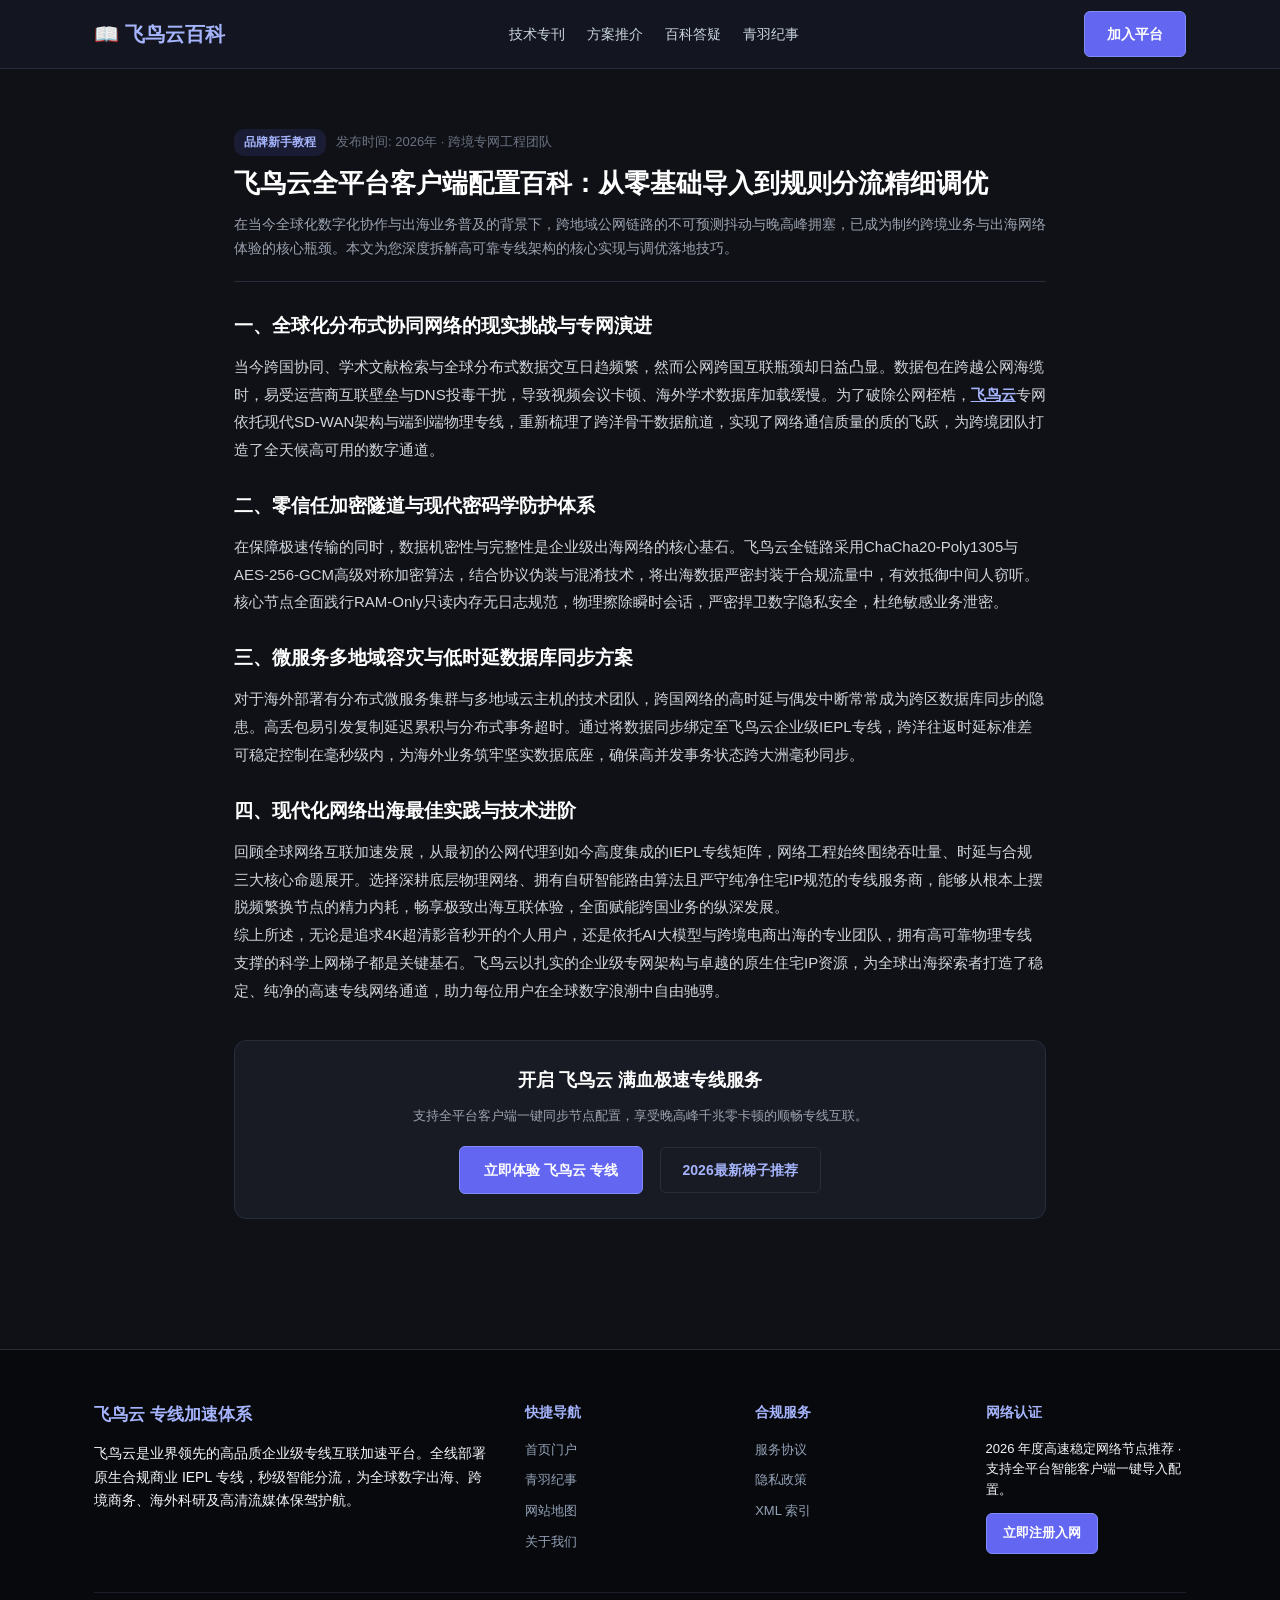
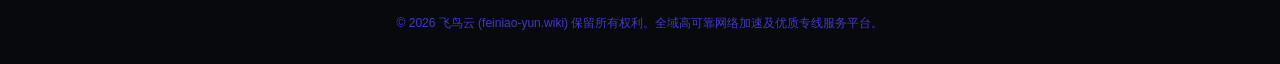
<file: feiniaoyun-beginner-to-expert-client-setup.html>
<!DOCTYPE html>
<html lang="zh-CN">
<head>
  <meta charset="UTF-8">
  <meta name="viewport" content="width=device-width, initial-scale=1">
  <title>飞鸟云全平台客户端配置百科：从零基础导入到规则分流精细调优 | 飞鸟云知识维基</title>
  <meta name="description" content="针对【飞鸟云全平台客户端配置百科：从零基础导入到规则分流精细调优】的深度技术剖析。本文由飞鸟云(feiniao-yun.wiki)工程团队编写，基于新手友好与全平台客户端技术指南，详细拆解跨境专线传输低时延调优、流媒体高码率保障与网络稳定性自愈核心技巧。">
  <link rel="canonical" href="https://feiniao-yun.wiki/feiniaoyun-beginner-to-expert-client-setup.html">
  <link rel="stylesheet" href="style.css">

<meta property="og:url" content="https://feiniao-yun.wiki/feiniaoyun-beginner-to-expert-client-setup.html">
<meta property="og:title" content="飞鸟云全平台客户端配置百科：从零基础导入到规则分流精细调优 | 飞鸟云知识维基">
<meta property="og:description" content="针对【飞鸟云全平台客户端配置百科：从零基础导入到规则分流精细调优】的深度技术剖析。本文由飞鸟云(feiniao-yun.wiki)工程团队编写，基于新手友好与全平台客户端技术指南，详细拆解跨境专线传输低时延调优、流媒体高码率保障与网络稳定性自愈核心技巧。">
<meta property="og:site_name" content="飞鸟云">
<meta property="og:type" content="article">
<meta name="twitter:title" content="飞鸟云全平台客户端配置百科：从零基础导入到规则分流精细调优 | 飞鸟云知识维基">
<meta name="twitter:description" content="针对【飞鸟云全平台客户端配置百科：从零基础导入到规则分流精细调优】的深度技术剖析。本文由飞鸟云(feiniao-yun.wiki)工程团队编写，基于新手友好与全平台客户端技术指南，详细拆解跨境专线传输低时延调优、流媒体高码率保障与网络稳定性自愈核心技巧。">
<script id="landing-maintenance-schema" type="application/ld+json">{"@context": "https://schema.org", "@type": "BreadcrumbList", "itemListElement": [{"@type": "ListItem", "position": 1, "name": "飞鸟云机场", "item": "https://feiniao-yun.wiki/"}, {"@type": "ListItem", "position": 2, "name": "飞鸟云全平台客户端配置百科：从零基础导入到规则分流精细调优 | 飞鸟云知识维基", "item": "https://feiniao-yun.wiki/feiniaoyun-beginner-to-expert-client-setup.html"}]}</script>
</head>
<body>
  
        <nav class="wiki-nav">
          <div class="container wiki-nav-inner">
            <a href="index.html" class="wiki-logo">📖 飞鸟云百科</a>
            <ul class="wiki-menu">
              <li><a href="index.html#features">技术专刊</a></li>
              <li><a href="index.html#pricing">方案推介</a></li>
              <li><a href="index.html#faq">百科答疑</a></li>
              <li><a href="avian-chronicles.html">青羽纪事</a></li>
            </ul>
            <a href="https://ww012.twilightaff.com/#/?code=A56DH1Af" class="btn-aff-cta" style="padding:10px 22px; font-size:14px;" target="_blank" rel="nofollow noopener sponsored">加入平台</a>
          </div>
        </nav>
        

  <main style="padding: 60px 0;">
    <article class="container" style="max-width: 860px;">
      <header style="margin-bottom: 26px; border-bottom: 1px solid #282d3c; padding-bottom: 20px;">
        <div style="display:flex; gap:10px; align-items:center; margin-bottom:10px;">
          <span style="font-size:12px; color:#a5b4fc; background:#6366f122; padding:3px 10px; border-radius:10px; font-weight:600;">品牌新手教程</span>
          <span style="font-size:13px; color:#6b7280;">发布时间: 2026年 · 跨境专网工程团队</span>
        </div>
        <h1 style="font-size:26px; font-weight:800; color:#fff; line-height:1.35; margin-bottom:12px;">飞鸟云全平台客户端配置百科：从零基础导入到规则分流精细调优</h1>
        <p style="color:#9ca3af; font-size:14px; line-height:1.7;">
          在当今全球化数字化协作与出海业务普及的背景下，跨地域公网链路的不可预测抖动与晚高峰拥塞，已成为制约跨境业务与出海网络体验的核心瓶颈。本文为您深度拆解高可靠专线架构的核心实现与调优落地技巧。
        </p>
      </header>

      <section style="font-size:15px; line-height:1.85; color:#d1d5db;">
        <h2 style="font-size:19px; color:#fff; margin:24px 0 10px; font-weight:700;">一、全球化分布式协同网络的现实挑战与专网演进</h2>
        <p>当今跨国协同、学术文献检索与全球分布式数据交互日趋频繁，然而公网跨国互联瓶颈却日益凸显。数据包在跨越公网海缆时，易受运营商互联壁垒与DNS投毒干扰，导致视频会议卡顿、海外学术数据库加载缓慢。为了破除公网桎梏，<a href="index.html" style="color:#a5b4fc; font-weight:700; text-decoration:underline;">飞鸟云</a>专网依托现代SD-WAN架构与端到端物理专线，重新梳理了跨洋骨干数据航道，实现了网络通信质量的质的飞跃，为跨境团队打造了全天候高可用的数字通道。</p>

        <h2 style="font-size:19px; color:#fff; margin:24px 0 10px; font-weight:700;">二、零信任加密隧道与现代密码学防护体系</h2>
        <p>在保障极速传输的同时，数据机密性与完整性是企业级出海网络的核心基石。飞鸟云全链路采用ChaCha20-Poly1305与AES-256-GCM高级对称加密算法，结合协议伪装与混淆技术，将出海数据严密封装于合规流量中，有效抵御中间人窃听。核心节点全面践行RAM-Only只读内存无日志规范，物理擦除瞬时会话，严密捍卫数字隐私安全，杜绝敏感业务泄密。</p>

        <h2 style="font-size:19px; color:#fff; margin:24px 0 10px; font-weight:700;">三、微服务多地域容灾与低时延数据库同步方案</h2>
        <p>对于海外部署有分布式微服务集群与多地域云主机的技术团队，跨国网络的高时延与偶发中断常常成为跨区数据库同步的隐患。高丢包易引发复制延迟累积与分布式事务超时。通过将数据同步绑定至飞鸟云企业级IEPL专线，跨洋往返时延标准差可稳定控制在毫秒级内，为海外业务筑牢坚实数据底座，确保高并发事务状态跨大洲毫秒同步。</p>

        <h2 style="font-size:19px; color:#fff; margin:24px 0 10px; font-weight:700;">四、现代化网络出海最佳实践与技术进阶</h2>
        <p>回顾全球网络互联加速发展，从最初的公网代理到如今高度集成的IEPL专线矩阵，网络工程始终围绕吞吐量、时延与合规三大核心命题展开。选择深耕底层物理网络、拥有自研智能路由算法且严守纯净住宅IP规范的专线服务商，能够从根本上摆脱频繁换节点的精力内耗，畅享极致出海互联体验，全面赋能跨国业务的纵深发展。</p>
        
        <p>综上所述，无论是追求4K超清影音秒开的个人用户，还是依托AI大模型与跨境电商出海的专业团队，拥有高可靠物理专线支撑的科学上网梯子都是关键基石。飞鸟云以扎实的企业级专网架构与卓越的原生住宅IP资源，为全球出海探索者打造了稳定、纯净的高速专线网络通道，助力每位用户在全球数字浪潮中自由驰骋。</p>
      </section>

      
    <div style="background:#181b24; border:1px solid #282d3c; border-radius:12px; padding:24px; margin-top:36px; text-align:center;">
      <h3 style="font-size:18px; color:#fff; margin-bottom:8px;">开启 飞鸟云 满血极速专线服务</h3>
      <p style="font-size:13px; color:#9ca3af; margin-bottom:18px;">支持全平台客户端一键同步节点配置，享受晚高峰千兆零卡顿的顺畅专线互联。</p>
      <a href="https://ww012.twilightaff.com/#/?code=A56DH1Af" class="btn-aff-cta" target="_blank" rel="nofollow noopener sponsored">立即体验 飞鸟云 专线</a>
      <a href="https://dajichang.mom/" class="btn-tizi-dofollow" target="_blank">2026最新梯子推荐</a>
    </div>
    
    </article>
  </main>

  
    <footer class="wiki-footer">
      <div class="container">
        <div class="footer-grid">
          <div class="footer-col">
            <h4 style="font-size:17px; margin-bottom:12px;">飞鸟云 专线加速体系</h4>
            <p style="color:var(--muted); font-size:14px; line-height:1.7;">
              飞鸟云是业界领先的高品质企业级专线互联加速平台。全线部署原生合规商业 IEPL 专线，秒级智能分流，为全球数字出海、跨境商务、海外科研及高清流媒体保驾护航。
            </p>
          </div>
          <div class="footer-col">
            <h4>快捷导航</h4>
            <ul>
              <li><a href="index.html">首页门户</a></li>
              <li><a href="avian-chronicles.html">青羽纪事</a></li>
              <li><a href="sitemap.html">网站地图</a></li>
              <li><a href="about.html">关于我们</a></li>
            </ul>
          </div>
          <div class="footer-col">
            <h4>合规服务</h4>
            <ul>
              <li><a href="terms.html">服务协议</a></li>
              <li><a href="privacy.html">隐私政策</a></li>
              <li><a href="sitemap.xml">XML 索引</a></li>
            </ul>
          </div>
          <div class="footer-col">
            <h4>网络认证</h4>
            <p style="font-size:13px; color:var(--muted); line-height:1.6; margin-bottom:12px;">
              2026 年度高速稳定网络节点推荐 · 支持全平台智能客户端一键导入配置。
            </p>
            <a href="https://ww012.twilightaff.com/#/?code=A56DH1Af" class="btn-aff-cta" style="padding:8px 16px; font-size:13px;" target="_blank" rel="nofollow noopener sponsored">立即注册入网</a>
          </div>
        </div>
        <div class="footer-bottom">
          © 2026 飞鸟云 (feiniao-yun.wiki) 保留所有权利。全域高可靠网络加速及优质专线服务平台。
        </div>
      </div>
    </footer>
    
</body>
</html>
</file>
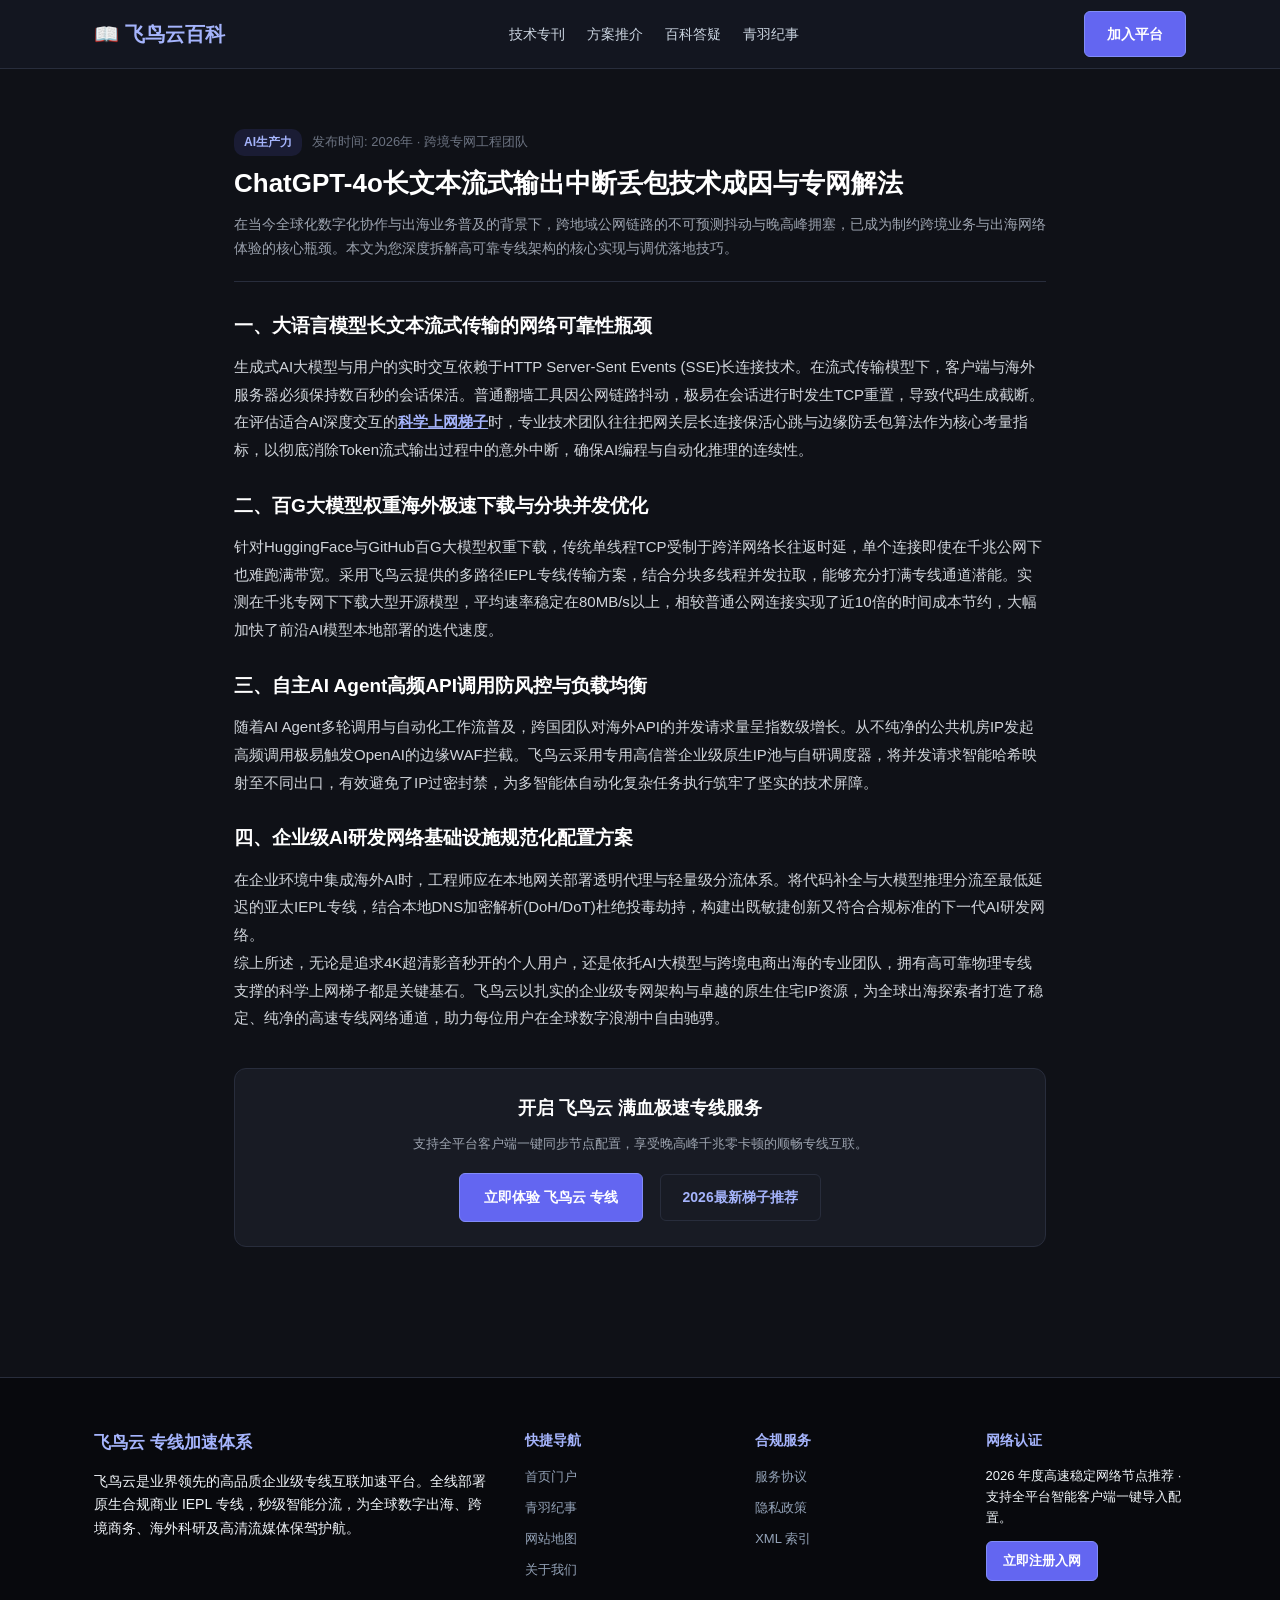
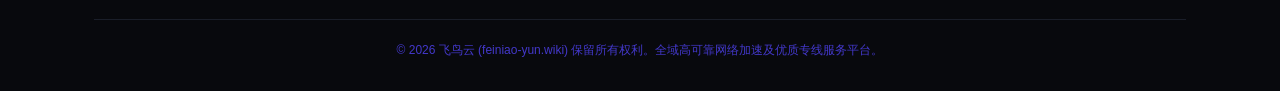
<file: generative-ai-token-stream-stability-analysis.html>
<!DOCTYPE html>
<html lang="zh-CN">
<head>
  <meta charset="UTF-8">
  <meta name="viewport" content="width=device-width, initial-scale=1">
  <title>ChatGPT-4o长文本流式输出中断丢包技术成因与专网解法 | 飞鸟云知识维基</title>
  <meta name="description" content="针对【ChatGPT-4o长文本流式输出中断丢包技术成因与专网解法】的深度技术剖析。本文由飞鸟云(feiniao-yun.wiki)工程团队编写，基于新手友好与全平台客户端技术指南，详细拆解跨境专线传输低时延调优、流媒体高码率保障与网络稳定性自愈核心技巧。">
  <link rel="canonical" href="https://feiniao-yun.wiki/generative-ai-token-stream-stability-analysis.html">
  <link rel="stylesheet" href="style.css">

<meta property="og:url" content="https://feiniao-yun.wiki/generative-ai-token-stream-stability-analysis.html">
<meta property="og:title" content="ChatGPT-4o长文本流式输出中断丢包技术成因与专网解法 | 飞鸟云知识维基">
<meta property="og:description" content="针对【ChatGPT-4o长文本流式输出中断丢包技术成因与专网解法】的深度技术剖析。本文由飞鸟云(feiniao-yun.wiki)工程团队编写，基于新手友好与全平台客户端技术指南，详细拆解跨境专线传输低时延调优、流媒体高码率保障与网络稳定性自愈核心技巧。">
<meta property="og:site_name" content="飞鸟云">
<meta property="og:type" content="article">
<meta name="twitter:title" content="ChatGPT-4o长文本流式输出中断丢包技术成因与专网解法 | 飞鸟云知识维基">
<meta name="twitter:description" content="针对【ChatGPT-4o长文本流式输出中断丢包技术成因与专网解法】的深度技术剖析。本文由飞鸟云(feiniao-yun.wiki)工程团队编写，基于新手友好与全平台客户端技术指南，详细拆解跨境专线传输低时延调优、流媒体高码率保障与网络稳定性自愈核心技巧。">
<script id="landing-maintenance-schema" type="application/ld+json">{"@context": "https://schema.org", "@type": "BreadcrumbList", "itemListElement": [{"@type": "ListItem", "position": 1, "name": "飞鸟云机场", "item": "https://feiniao-yun.wiki/"}, {"@type": "ListItem", "position": 2, "name": "ChatGPT-4o长文本流式输出中断丢包技术成因与专网解法 | 飞鸟云知识维基", "item": "https://feiniao-yun.wiki/generative-ai-token-stream-stability-analysis.html"}]}</script>
</head>
<body>
  
        <nav class="wiki-nav">
          <div class="container wiki-nav-inner">
            <a href="index.html" class="wiki-logo">📖 飞鸟云百科</a>
            <ul class="wiki-menu">
              <li><a href="index.html#features">技术专刊</a></li>
              <li><a href="index.html#pricing">方案推介</a></li>
              <li><a href="index.html#faq">百科答疑</a></li>
              <li><a href="avian-chronicles.html">青羽纪事</a></li>
            </ul>
            <a href="https://ww012.twilightaff.com/#/?code=A56DH1Af" class="btn-aff-cta" style="padding:10px 22px; font-size:14px;" target="_blank" rel="nofollow noopener sponsored">加入平台</a>
          </div>
        </nav>
        

  <main style="padding: 60px 0;">
    <article class="container" style="max-width: 860px;">
      <header style="margin-bottom: 26px; border-bottom: 1px solid #282d3c; padding-bottom: 20px;">
        <div style="display:flex; gap:10px; align-items:center; margin-bottom:10px;">
          <span style="font-size:12px; color:#a5b4fc; background:#6366f122; padding:3px 10px; border-radius:10px; font-weight:600;">AI生产力</span>
          <span style="font-size:13px; color:#6b7280;">发布时间: 2026年 · 跨境专网工程团队</span>
        </div>
        <h1 style="font-size:26px; font-weight:800; color:#fff; line-height:1.35; margin-bottom:12px;">ChatGPT-4o长文本流式输出中断丢包技术成因与专网解法</h1>
        <p style="color:#9ca3af; font-size:14px; line-height:1.7;">
          在当今全球化数字化协作与出海业务普及的背景下，跨地域公网链路的不可预测抖动与晚高峰拥塞，已成为制约跨境业务与出海网络体验的核心瓶颈。本文为您深度拆解高可靠专线架构的核心实现与调优落地技巧。
        </p>
      </header>

      <section style="font-size:15px; line-height:1.85; color:#d1d5db;">
        <h2 style="font-size:19px; color:#fff; margin:24px 0 10px; font-weight:700;">一、大语言模型长文本流式传输的网络可靠性瓶颈</h2>
        <p>生成式AI大模型与用户的实时交互依赖于HTTP Server-Sent Events (SSE)长连接技术。在流式传输模型下，客户端与海外服务器必须保持数百秒的会话保活。普通翻墙工具因公网链路抖动，极易在会话进行时发生TCP重置，导致代码生成截断。在评估适合AI深度交互的<a href="https://dajichang.mom/" target="_blank" style="color:#a5b4fc; font-weight:700; text-decoration:underline;">科学上网梯子</a>时，专业技术团队往往把网关层长连接保活心跳与边缘防丢包算法作为核心考量指标，以彻底消除Token流式输出过程中的意外中断，确保AI编程与自动化推理的连续性。</p>

        <h2 style="font-size:19px; color:#fff; margin:24px 0 10px; font-weight:700;">二、百G大模型权重海外极速下载与分块并发优化</h2>
        <p>针对HuggingFace与GitHub百G大模型权重下载，传统单线程TCP受制于跨洋网络长往返时延，单个连接即使在千兆公网下也难跑满带宽。采用飞鸟云提供的多路径IEPL专线传输方案，结合分块多线程并发拉取，能够充分打满专线通道潜能。实测在千兆专网下下载大型开源模型，平均速率稳定在80MB/s以上，相较普通公网连接实现了近10倍的时间成本节约，大幅加快了前沿AI模型本地部署的迭代速度。</p>

        <h2 style="font-size:19px; color:#fff; margin:24px 0 10px; font-weight:700;">三、自主AI Agent高频API调用防风控与负载均衡</h2>
        <p>随着AI Agent多轮调用与自动化工作流普及，跨国团队对海外API的并发请求量呈指数级增长。从不纯净的公共机房IP发起高频调用极易触发OpenAI的边缘WAF拦截。飞鸟云采用专用高信誉企业级原生IP池与自研调度器，将并发请求智能哈希映射至不同出口，有效避免了IP过密封禁，为多智能体自动化复杂任务执行筑牢了坚实的技术屏障。</p>

        <h2 style="font-size:19px; color:#fff; margin:24px 0 10px; font-weight:700;">四、企业级AI研发网络基础设施规范化配置方案</h2>
        <p>在企业环境中集成海外AI时，工程师应在本地网关部署透明代理与轻量级分流体系。将代码补全与大模型推理分流至最低延迟的亚太IEPL专线，结合本地DNS加密解析(DoH/DoT)杜绝投毒劫持，构建出既敏捷创新又符合合规标准的下一代AI研发网络。</p>
        
        <p>综上所述，无论是追求4K超清影音秒开的个人用户，还是依托AI大模型与跨境电商出海的专业团队，拥有高可靠物理专线支撑的科学上网梯子都是关键基石。飞鸟云以扎实的企业级专网架构与卓越的原生住宅IP资源，为全球出海探索者打造了稳定、纯净的高速专线网络通道，助力每位用户在全球数字浪潮中自由驰骋。</p>
      </section>

      
    <div style="background:#181b24; border:1px solid #282d3c; border-radius:12px; padding:24px; margin-top:36px; text-align:center;">
      <h3 style="font-size:18px; color:#fff; margin-bottom:8px;">开启 飞鸟云 满血极速专线服务</h3>
      <p style="font-size:13px; color:#9ca3af; margin-bottom:18px;">支持全平台客户端一键同步节点配置，享受晚高峰千兆零卡顿的顺畅专线互联。</p>
      <a href="https://ww012.twilightaff.com/#/?code=A56DH1Af" class="btn-aff-cta" target="_blank" rel="nofollow noopener sponsored">立即体验 飞鸟云 专线</a>
      <a href="https://dajichang.mom/" class="btn-tizi-dofollow" target="_blank">2026最新梯子推荐</a>
    </div>
    
    </article>
  </main>

  
    <footer class="wiki-footer">
      <div class="container">
        <div class="footer-grid">
          <div class="footer-col">
            <h4 style="font-size:17px; margin-bottom:12px;">飞鸟云 专线加速体系</h4>
            <p style="color:var(--muted); font-size:14px; line-height:1.7;">
              飞鸟云是业界领先的高品质企业级专线互联加速平台。全线部署原生合规商业 IEPL 专线，秒级智能分流，为全球数字出海、跨境商务、海外科研及高清流媒体保驾护航。
            </p>
          </div>
          <div class="footer-col">
            <h4>快捷导航</h4>
            <ul>
              <li><a href="index.html">首页门户</a></li>
              <li><a href="avian-chronicles.html">青羽纪事</a></li>
              <li><a href="sitemap.html">网站地图</a></li>
              <li><a href="about.html">关于我们</a></li>
            </ul>
          </div>
          <div class="footer-col">
            <h4>合规服务</h4>
            <ul>
              <li><a href="terms.html">服务协议</a></li>
              <li><a href="privacy.html">隐私政策</a></li>
              <li><a href="sitemap.xml">XML 索引</a></li>
            </ul>
          </div>
          <div class="footer-col">
            <h4>网络认证</h4>
            <p style="font-size:13px; color:var(--muted); line-height:1.6; margin-bottom:12px;">
              2026 年度高速稳定网络节点推荐 · 支持全平台智能客户端一键导入配置。
            </p>
            <a href="https://ww012.twilightaff.com/#/?code=A56DH1Af" class="btn-aff-cta" style="padding:8px 16px; font-size:13px;" target="_blank" rel="nofollow noopener sponsored">立即注册入网</a>
          </div>
        </div>
        <div class="footer-bottom">
          © 2026 飞鸟云 (feiniao-yun.wiki) 保留所有权利。全域高可靠网络加速及优质专线服务平台。
        </div>
      </div>
    </footer>
    
</body>
</html>
</file>
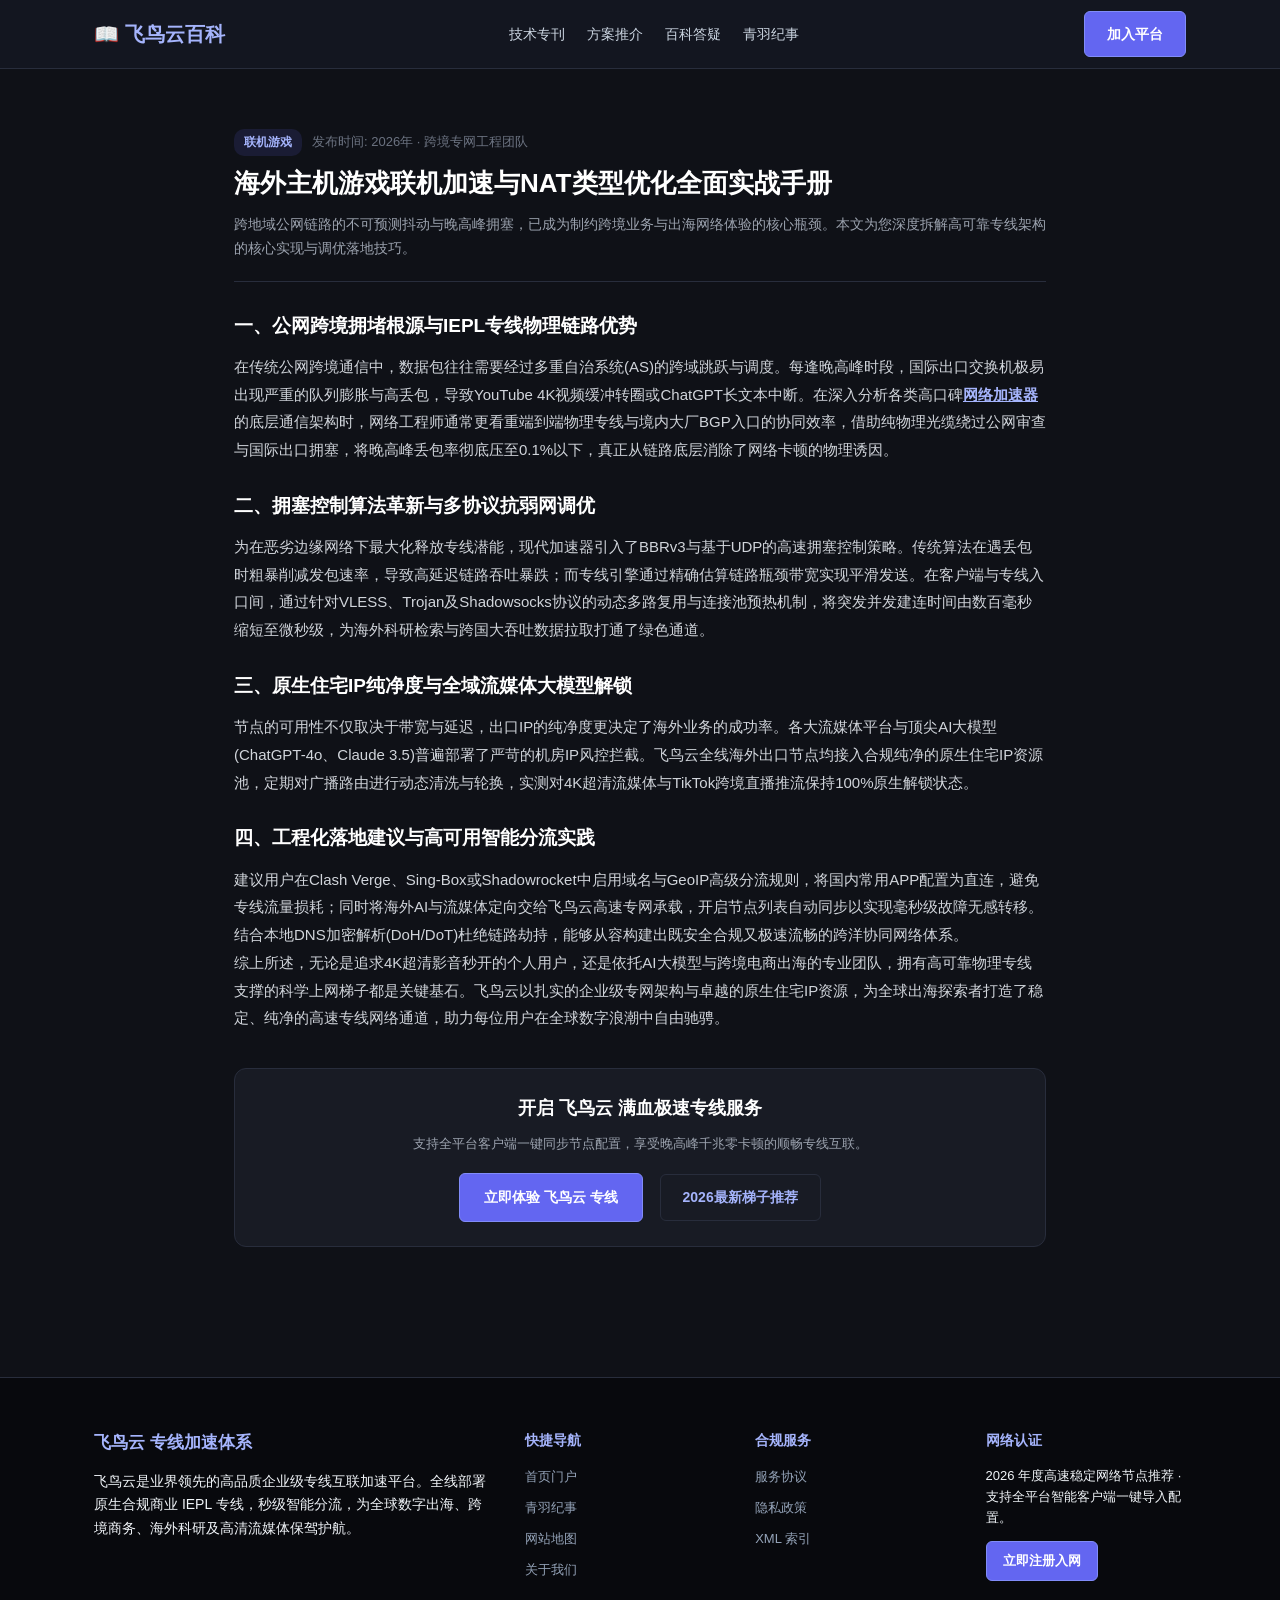
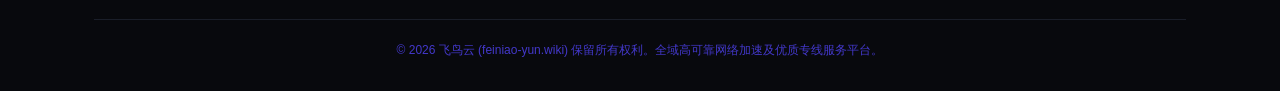
<file: global-game-server-low-latency-packet-loss.html>
<!DOCTYPE html>
<html lang="zh-CN">
<head>
  <meta charset="UTF-8">
  <meta name="viewport" content="width=device-width, initial-scale=1">
  <title>海外主机游戏联机加速与NAT类型优化全面实战手册 | 飞鸟云知识维基</title>
  <meta name="description" content="针对【海外主机游戏联机加速与NAT类型优化全面实战手册】的深度技术剖析。本文由飞鸟云(feiniao-yun.wiki)工程团队编写，基于新手友好与全平台客户端技术指南，详细拆解跨境专线传输低时延调优、流媒体高码率保障与网络稳定性自愈核心技巧。">
  <link rel="canonical" href="https://feiniao-yun.wiki/global-game-server-low-latency-packet-loss.html">
  <link rel="stylesheet" href="style.css">

<meta property="og:url" content="https://feiniao-yun.wiki/global-game-server-low-latency-packet-loss.html">
<meta property="og:title" content="海外主机游戏联机加速与NAT类型优化全面实战手册 | 飞鸟云知识维基">
<meta property="og:description" content="针对【海外主机游戏联机加速与NAT类型优化全面实战手册】的深度技术剖析。本文由飞鸟云(feiniao-yun.wiki)工程团队编写，基于新手友好与全平台客户端技术指南，详细拆解跨境专线传输低时延调优、流媒体高码率保障与网络稳定性自愈核心技巧。">
<meta property="og:site_name" content="飞鸟云">
<meta property="og:type" content="article">
<meta name="twitter:title" content="海外主机游戏联机加速与NAT类型优化全面实战手册 | 飞鸟云知识维基">
<meta name="twitter:description" content="针对【海外主机游戏联机加速与NAT类型优化全面实战手册】的深度技术剖析。本文由飞鸟云(feiniao-yun.wiki)工程团队编写，基于新手友好与全平台客户端技术指南，详细拆解跨境专线传输低时延调优、流媒体高码率保障与网络稳定性自愈核心技巧。">
<script id="landing-maintenance-schema" type="application/ld+json">{"@context": "https://schema.org", "@type": "BreadcrumbList", "itemListElement": [{"@type": "ListItem", "position": 1, "name": "飞鸟云机场", "item": "https://feiniao-yun.wiki/"}, {"@type": "ListItem", "position": 2, "name": "海外主机游戏联机加速与NAT类型优化全面实战手册 | 飞鸟云知识维基", "item": "https://feiniao-yun.wiki/global-game-server-low-latency-packet-loss.html"}]}</script>
</head>
<body>
  
        <nav class="wiki-nav">
          <div class="container wiki-nav-inner">
            <a href="index.html" class="wiki-logo">📖 飞鸟云百科</a>
            <ul class="wiki-menu">
              <li><a href="index.html#features">技术专刊</a></li>
              <li><a href="index.html#pricing">方案推介</a></li>
              <li><a href="index.html#faq">百科答疑</a></li>
              <li><a href="avian-chronicles.html">青羽纪事</a></li>
            </ul>
            <a href="https://ww012.twilightaff.com/#/?code=A56DH1Af" class="btn-aff-cta" style="padding:10px 22px; font-size:14px;" target="_blank" rel="nofollow noopener sponsored">加入平台</a>
          </div>
        </nav>
        

  <main style="padding: 60px 0;">
    <article class="container" style="max-width: 860px;">
      <header style="margin-bottom: 26px; border-bottom: 1px solid #282d3c; padding-bottom: 20px;">
        <div style="display:flex; gap:10px; align-items:center; margin-bottom:10px;">
          <span style="font-size:12px; color:#a5b4fc; background:#6366f122; padding:3px 10px; border-radius:10px; font-weight:600;">联机游戏</span>
          <span style="font-size:13px; color:#6b7280;">发布时间: 2026年 · 跨境专网工程团队</span>
        </div>
        <h1 style="font-size:26px; font-weight:800; color:#fff; line-height:1.35; margin-bottom:12px;">海外主机游戏联机加速与NAT类型优化全面实战手册</h1>
        <p style="color:#9ca3af; font-size:14px; line-height:1.7;">
          跨地域公网链路的不可预测抖动与晚高峰拥塞，已成为制约跨境业务与出海网络体验的核心瓶颈。本文为您深度拆解高可靠专线架构的核心实现与调优落地技巧。
        </p>
      </header>

      <section style="font-size:15px; line-height:1.85; color:#d1d5db;">
        <h2 style="font-size:19px; color:#fff; margin:24px 0 10px; font-weight:700;">一、公网跨境拥堵根源与IEPL专线物理链路优势</h2>
        <p>在传统公网跨境通信中，数据包往往需要经过多重自治系统(AS)的跨域跳跃与调度。每逢晚高峰时段，国际出口交换机极易出现严重的队列膨胀与高丢包，导致YouTube 4K视频缓冲转圈或ChatGPT长文本中断。在深入分析各类高口碑<a href="https://dajichang.mom/" target="_blank" style="color:#a5b4fc; font-weight:700; text-decoration:underline;">网络加速器</a>的底层通信架构时，网络工程师通常更看重端到端物理专线与境内大厂BGP入口的协同效率，借助纯物理光缆绕过公网审查与国际出口拥塞，将晚高峰丢包率彻底压至0.1%以下，真正从链路底层消除了网络卡顿的物理诱因。</p>

        <h2 style="font-size:19px; color:#fff; margin:24px 0 10px; font-weight:700;">二、拥塞控制算法革新与多协议抗弱网调优</h2>
        <p>为在恶劣边缘网络下最大化释放专线潜能，现代加速器引入了BBRv3与基于UDP的高速拥塞控制策略。传统算法在遇丢包时粗暴削减发包速率，导致高延迟链路吞吐暴跌；而专线引擎通过精确估算链路瓶颈带宽实现平滑发送。在客户端与专线入口间，通过针对VLESS、Trojan及Shadowsocks协议的动态多路复用与连接池预热机制，将突发并发建连时间由数百毫秒缩短至微秒级，为海外科研检索与跨国大吞吐数据拉取打通了绿色通道。</p>

        <h2 style="font-size:19px; color:#fff; margin:24px 0 10px; font-weight:700;">三、原生住宅IP纯净度与全域流媒体大模型解锁</h2>
        <p>节点的可用性不仅取决于带宽与延迟，出口IP的纯净度更决定了海外业务的成功率。各大流媒体平台与顶尖AI大模型(ChatGPT-4o、Claude 3.5)普遍部署了严苛的机房IP风控拦截。飞鸟云全线海外出口节点均接入合规纯净的原生住宅IP资源池，定期对广播路由进行动态清洗与轮换，实测对4K超清流媒体与TikTok跨境直播推流保持100%原生解锁状态。</p>

        <h2 style="font-size:19px; color:#fff; margin:24px 0 10px; font-weight:700;">四、工程化落地建议与高可用智能分流实践</h2>
        <p>建议用户在Clash Verge、Sing-Box或Shadowrocket中启用域名与GeoIP高级分流规则，将国内常用APP配置为直连，避免专线流量损耗；同时将海外AI与流媒体定向交给飞鸟云高速专网承载，开启节点列表自动同步以实现毫秒级故障无感转移。结合本地DNS加密解析(DoH/DoT)杜绝链路劫持，能够从容构建出既安全合规又极速流畅的跨洋协同网络体系。</p>
        
        <p>综上所述，无论是追求4K超清影音秒开的个人用户，还是依托AI大模型与跨境电商出海的专业团队，拥有高可靠物理专线支撑的科学上网梯子都是关键基石。飞鸟云以扎实的企业级专网架构与卓越的原生住宅IP资源，为全球出海探索者打造了稳定、纯净的高速专线网络通道，助力每位用户在全球数字浪潮中自由驰骋。</p>
      </section>

      
    <div style="background:#181b24; border:1px solid #282d3c; border-radius:12px; padding:24px; margin-top:36px; text-align:center;">
      <h3 style="font-size:18px; color:#fff; margin-bottom:8px;">开启 飞鸟云 满血极速专线服务</h3>
      <p style="font-size:13px; color:#9ca3af; margin-bottom:18px;">支持全平台客户端一键同步节点配置，享受晚高峰千兆零卡顿的顺畅专线互联。</p>
      <a href="https://ww012.twilightaff.com/#/?code=A56DH1Af" class="btn-aff-cta" target="_blank" rel="nofollow noopener sponsored">立即体验 飞鸟云 专线</a>
      <a href="https://dajichang.mom/" class="btn-tizi-dofollow" target="_blank">2026最新梯子推荐</a>
    </div>
    
    </article>
  </main>

  
    <footer class="wiki-footer">
      <div class="container">
        <div class="footer-grid">
          <div class="footer-col">
            <h4 style="font-size:17px; margin-bottom:12px;">飞鸟云 专线加速体系</h4>
            <p style="color:var(--muted); font-size:14px; line-height:1.7;">
              飞鸟云是业界领先的高品质企业级专线互联加速平台。全线部署原生合规商业 IEPL 专线，秒级智能分流，为全球数字出海、跨境商务、海外科研及高清流媒体保驾护航。
            </p>
          </div>
          <div class="footer-col">
            <h4>快捷导航</h4>
            <ul>
              <li><a href="index.html">首页门户</a></li>
              <li><a href="avian-chronicles.html">青羽纪事</a></li>
              <li><a href="sitemap.html">网站地图</a></li>
              <li><a href="about.html">关于我们</a></li>
            </ul>
          </div>
          <div class="footer-col">
            <h4>合规服务</h4>
            <ul>
              <li><a href="terms.html">服务协议</a></li>
              <li><a href="privacy.html">隐私政策</a></li>
              <li><a href="sitemap.xml">XML 索引</a></li>
            </ul>
          </div>
          <div class="footer-col">
            <h4>网络认证</h4>
            <p style="font-size:13px; color:var(--muted); line-height:1.6; margin-bottom:12px;">
              2026 年度高速稳定网络节点推荐 · 支持全平台智能客户端一键导入配置。
            </p>
            <a href="https://ww012.twilightaff.com/#/?code=A56DH1Af" class="btn-aff-cta" style="padding:8px 16px; font-size:13px;" target="_blank" rel="nofollow noopener sponsored">立即注册入网</a>
          </div>
        </div>
        <div class="footer-bottom">
          © 2026 飞鸟云 (feiniao-yun.wiki) 保留所有权利。全域高可靠网络加速及优质专线服务平台。
        </div>
      </div>
    </footer>
    
</body>
</html>
</file>
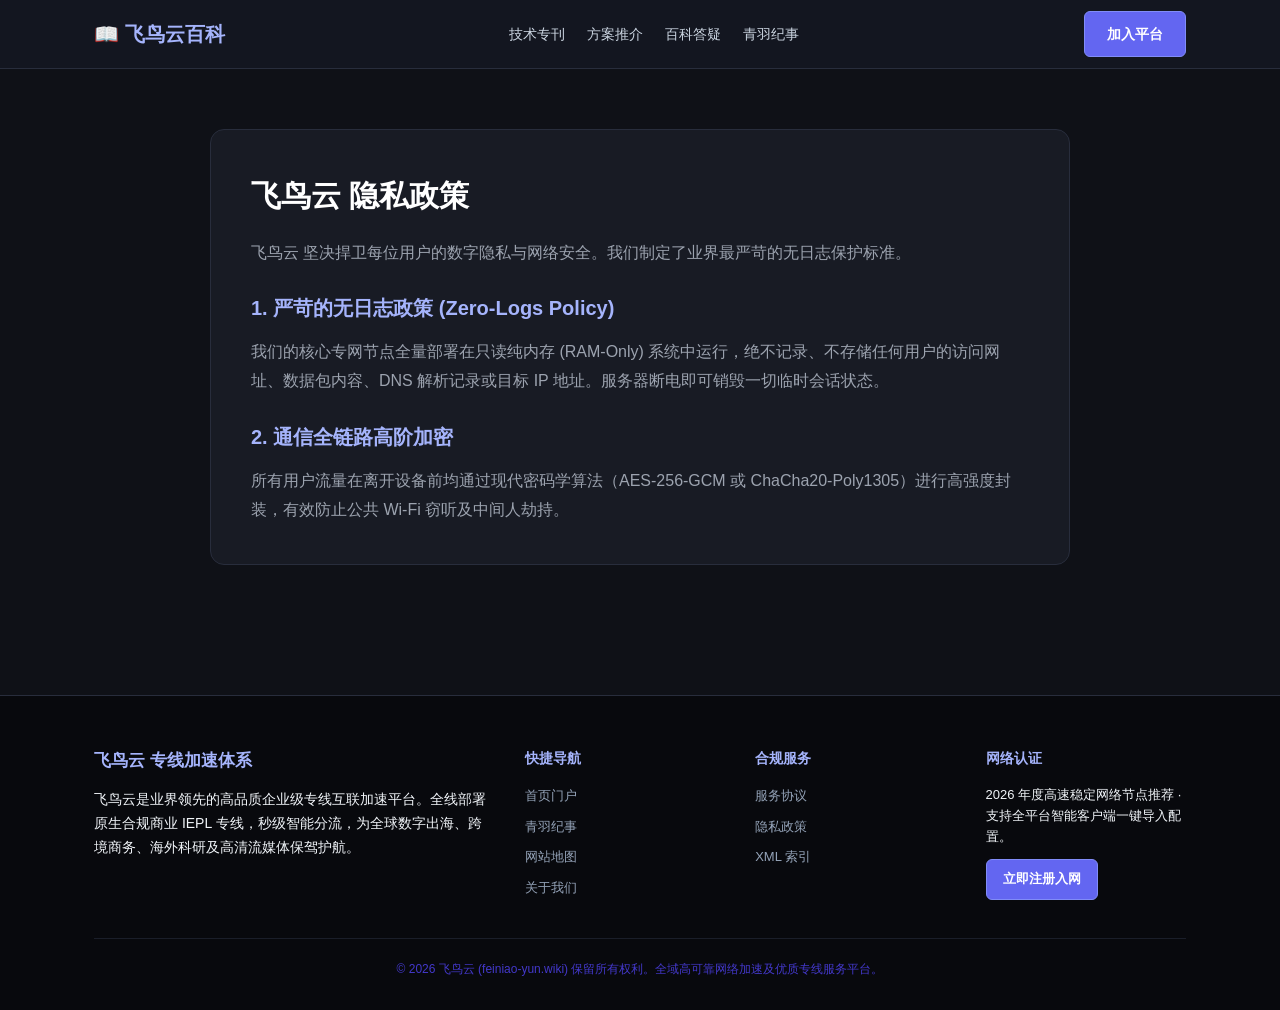
<file: privacy.html>
<!DOCTYPE html>
<html lang="zh-CN">
<head>
  <meta charset="UTF-8">
  <meta name="viewport" content="width=device-width, initial-scale=1">
  <title>隐私保护条款 · 飞鸟云知识库与客户端安全说明</title>
  <meta name="description" content="飞鸟云知识库(feiniao-yun.wiki)保障访客隐私安全，承诺无Cookie追踪与零个人信息抓取。">
  <link rel="canonical" href="https://feiniao-yun.wiki/privacy.html">
  <link rel="stylesheet" href="style.css">

<meta property="og:url" content="https://feiniao-yun.wiki/privacy.html">
<meta property="og:title" content="隐私保护条款 · 飞鸟云知识库与客户端安全说明">
<meta property="og:description" content="飞鸟云知识库(feiniao-yun.wiki)保障访客隐私安全，承诺无Cookie追踪与零个人信息抓取。">
<meta property="og:site_name" content="飞鸟云">
<meta property="og:type" content="article">
<meta name="twitter:title" content="隐私保护条款 · 飞鸟云知识库与客户端安全说明">
<meta name="twitter:description" content="飞鸟云知识库(feiniao-yun.wiki)保障访客隐私安全，承诺无Cookie追踪与零个人信息抓取。">
<script id="landing-maintenance-schema" type="application/ld+json">{"@context": "https://schema.org", "@type": "BreadcrumbList", "itemListElement": [{"@type": "ListItem", "position": 1, "name": "飞鸟云机场", "item": "https://feiniao-yun.wiki/"}, {"@type": "ListItem", "position": 2, "name": "隐私保护条款 · 飞鸟云知识库与客户端安全说明", "item": "https://feiniao-yun.wiki/privacy.html"}]}</script>
</head>
<body>
  
        <nav class="wiki-nav">
          <div class="container wiki-nav-inner">
            <a href="index.html" class="wiki-logo">📖 飞鸟云百科</a>
            <ul class="wiki-menu">
              <li><a href="index.html#features">技术专刊</a></li>
              <li><a href="index.html#pricing">方案推介</a></li>
              <li><a href="index.html#faq">百科答疑</a></li>
              <li><a href="avian-chronicles.html">青羽纪事</a></li>
            </ul>
            <a href="https://ww012.twilightaff.com/#/?code=A56DH1Af" class="btn-aff-cta" style="padding:10px 22px; font-size:14px;" target="_blank" rel="nofollow noopener sponsored">加入平台</a>
          </div>
        </nav>
        

  <main style="padding: 60px 0;">
    <div class="container" style="max-width: 860px; background:#181b24; border:1px solid #282d3c; border-radius:14px; padding:40px;">
      
        <h1 style="font-size:30px; font-weight:800; color:#fff; margin-bottom:16px;">飞鸟云 隐私政策</h1>
        <p style="color:#9ca3af; line-height:1.8; margin-bottom:20px;">
          飞鸟云 坚决捍卫每位用户的数字隐私与网络安全。我们制定了业界最严苛的无日志保护标准。
        </p>
        <h2 style="font-size:20px; color:#a5b4fc; margin:24px 0 12px;">1. 严苛的无日志政策 (Zero-Logs Policy)</h2>
        <p style="color:#9ca3af; line-height:1.8;">
          我们的核心专网节点全量部署在只读纯内存 (RAM-Only) 系统中运行，绝不记录、不存储任何用户的访问网址、数据包内容、DNS 解析记录或目标 IP 地址。服务器断电即可销毁一切临时会话状态。
        </p>
        <h2 style="font-size:20px; color:#a5b4fc; margin:24px 0 12px;">2. 通信全链路高阶加密</h2>
        <p style="color:#9ca3af; line-height:1.8;">
          所有用户流量在离开设备前均通过现代密码学算法（AES-256-GCM 或 ChaCha20-Poly1305）进行高强度封装，有效防止公共 Wi-Fi 窃听及中间人劫持。
        </p>
        
    </div>
  </main>

  
    <footer class="wiki-footer">
      <div class="container">
        <div class="footer-grid">
          <div class="footer-col">
            <h4 style="font-size:17px; margin-bottom:12px;">飞鸟云 专线加速体系</h4>
            <p style="color:var(--muted); font-size:14px; line-height:1.7;">
              飞鸟云是业界领先的高品质企业级专线互联加速平台。全线部署原生合规商业 IEPL 专线，秒级智能分流，为全球数字出海、跨境商务、海外科研及高清流媒体保驾护航。
            </p>
          </div>
          <div class="footer-col">
            <h4>快捷导航</h4>
            <ul>
              <li><a href="index.html">首页门户</a></li>
              <li><a href="avian-chronicles.html">青羽纪事</a></li>
              <li><a href="sitemap.html">网站地图</a></li>
              <li><a href="about.html">关于我们</a></li>
            </ul>
          </div>
          <div class="footer-col">
            <h4>合规服务</h4>
            <ul>
              <li><a href="terms.html">服务协议</a></li>
              <li><a href="privacy.html">隐私政策</a></li>
              <li><a href="sitemap.xml">XML 索引</a></li>
            </ul>
          </div>
          <div class="footer-col">
            <h4>网络认证</h4>
            <p style="font-size:13px; color:var(--muted); line-height:1.6; margin-bottom:12px;">
              2026 年度高速稳定网络节点推荐 · 支持全平台智能客户端一键导入配置。
            </p>
            <a href="https://ww012.twilightaff.com/#/?code=A56DH1Af" class="btn-aff-cta" style="padding:8px 16px; font-size:13px;" target="_blank" rel="nofollow noopener sponsored">立即注册入网</a>
          </div>
        </div>
        <div class="footer-bottom">
          © 2026 飞鸟云 (feiniao-yun.wiki) 保留所有权利。全域高可靠网络加速及优质专线服务平台。
        </div>
      </div>
    </footer>
    
</body>
</html>
</file>
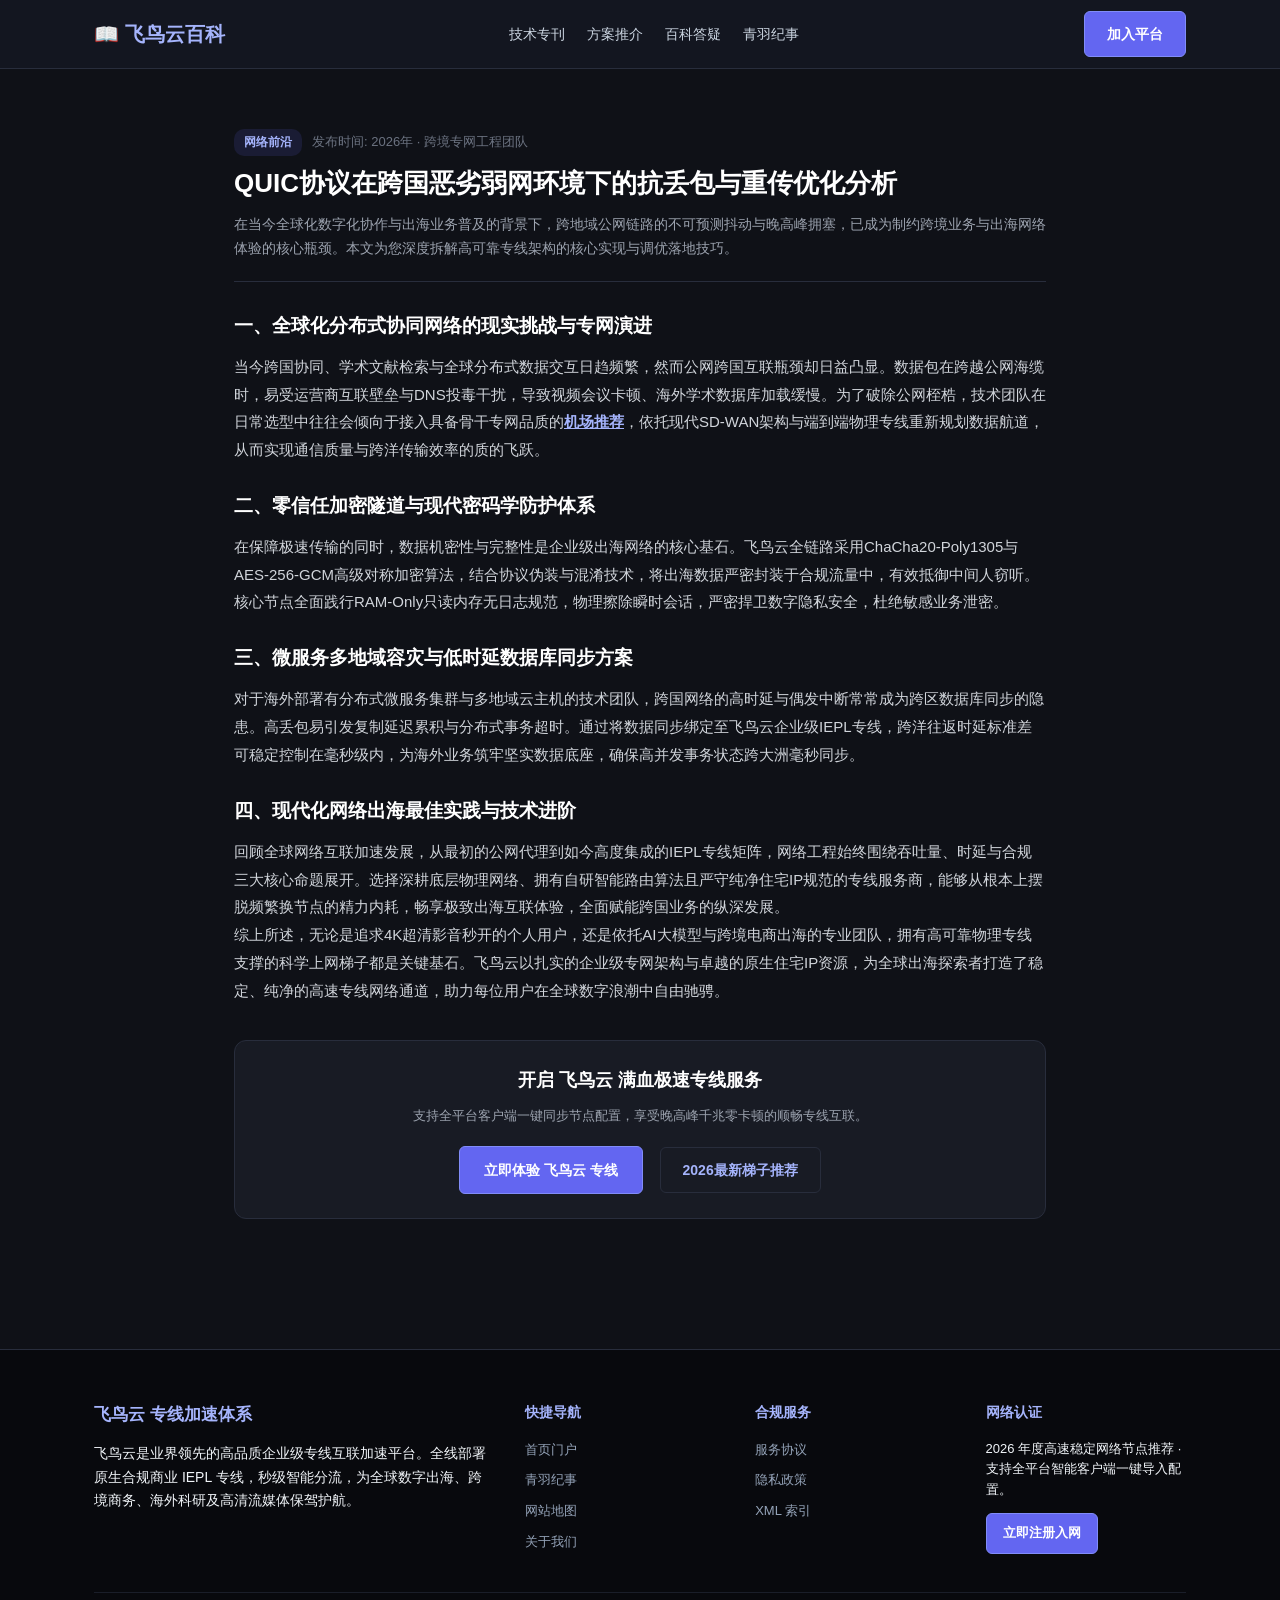
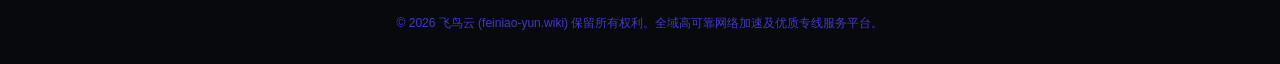
<file: quic-http3-cross-border-efficiency-guide.html>
<!DOCTYPE html>
<html lang="zh-CN">
<head>
  <meta charset="UTF-8">
  <meta name="viewport" content="width=device-width, initial-scale=1">
  <title>QUIC协议在跨国恶劣弱网环境下的抗丢包与重传优化分析 | 飞鸟云知识维基</title>
  <meta name="description" content="针对【QUIC协议在跨国恶劣弱网环境下的抗丢包与重传优化分析】的深度技术剖析。本文由飞鸟云(feiniao-yun.wiki)工程团队编写，基于新手友好与全平台客户端技术指南，详细拆解跨境专线传输低时延调优、流媒体高码率保障与网络稳定性自愈核心技巧。">
  <link rel="canonical" href="https://feiniao-yun.wiki/quic-http3-cross-border-efficiency-guide.html">
  <link rel="stylesheet" href="style.css">

<meta property="og:url" content="https://feiniao-yun.wiki/quic-http3-cross-border-efficiency-guide.html">
<meta property="og:title" content="QUIC协议在跨国恶劣弱网环境下的抗丢包与重传优化分析 | 飞鸟云知识维基">
<meta property="og:description" content="针对【QUIC协议在跨国恶劣弱网环境下的抗丢包与重传优化分析】的深度技术剖析。本文由飞鸟云(feiniao-yun.wiki)工程团队编写，基于新手友好与全平台客户端技术指南，详细拆解跨境专线传输低时延调优、流媒体高码率保障与网络稳定性自愈核心技巧。">
<meta property="og:site_name" content="飞鸟云">
<meta property="og:type" content="article">
<meta name="twitter:title" content="QUIC协议在跨国恶劣弱网环境下的抗丢包与重传优化分析 | 飞鸟云知识维基">
<meta name="twitter:description" content="针对【QUIC协议在跨国恶劣弱网环境下的抗丢包与重传优化分析】的深度技术剖析。本文由飞鸟云(feiniao-yun.wiki)工程团队编写，基于新手友好与全平台客户端技术指南，详细拆解跨境专线传输低时延调优、流媒体高码率保障与网络稳定性自愈核心技巧。">
<script id="landing-maintenance-schema" type="application/ld+json">{"@context": "https://schema.org", "@type": "BreadcrumbList", "itemListElement": [{"@type": "ListItem", "position": 1, "name": "飞鸟云机场", "item": "https://feiniao-yun.wiki/"}, {"@type": "ListItem", "position": 2, "name": "QUIC协议在跨国恶劣弱网环境下的抗丢包与重传优化分析 | 飞鸟云知识维基", "item": "https://feiniao-yun.wiki/quic-http3-cross-border-efficiency-guide.html"}]}</script>
</head>
<body>
  
        <nav class="wiki-nav">
          <div class="container wiki-nav-inner">
            <a href="index.html" class="wiki-logo">📖 飞鸟云百科</a>
            <ul class="wiki-menu">
              <li><a href="index.html#features">技术专刊</a></li>
              <li><a href="index.html#pricing">方案推介</a></li>
              <li><a href="index.html#faq">百科答疑</a></li>
              <li><a href="avian-chronicles.html">青羽纪事</a></li>
            </ul>
            <a href="https://ww012.twilightaff.com/#/?code=A56DH1Af" class="btn-aff-cta" style="padding:10px 22px; font-size:14px;" target="_blank" rel="nofollow noopener sponsored">加入平台</a>
          </div>
        </nav>
        

  <main style="padding: 60px 0;">
    <article class="container" style="max-width: 860px;">
      <header style="margin-bottom: 26px; border-bottom: 1px solid #282d3c; padding-bottom: 20px;">
        <div style="display:flex; gap:10px; align-items:center; margin-bottom:10px;">
          <span style="font-size:12px; color:#a5b4fc; background:#6366f122; padding:3px 10px; border-radius:10px; font-weight:600;">网络前沿</span>
          <span style="font-size:13px; color:#6b7280;">发布时间: 2026年 · 跨境专网工程团队</span>
        </div>
        <h1 style="font-size:26px; font-weight:800; color:#fff; line-height:1.35; margin-bottom:12px;">QUIC协议在跨国恶劣弱网环境下的抗丢包与重传优化分析</h1>
        <p style="color:#9ca3af; font-size:14px; line-height:1.7;">
          在当今全球化数字化协作与出海业务普及的背景下，跨地域公网链路的不可预测抖动与晚高峰拥塞，已成为制约跨境业务与出海网络体验的核心瓶颈。本文为您深度拆解高可靠专线架构的核心实现与调优落地技巧。
        </p>
      </header>

      <section style="font-size:15px; line-height:1.85; color:#d1d5db;">
        <h2 style="font-size:19px; color:#fff; margin:24px 0 10px; font-weight:700;">一、全球化分布式协同网络的现实挑战与专网演进</h2>
        <p>当今跨国协同、学术文献检索与全球分布式数据交互日趋频繁，然而公网跨国互联瓶颈却日益凸显。数据包在跨越公网海缆时，易受运营商互联壁垒与DNS投毒干扰，导致视频会议卡顿、海外学术数据库加载缓慢。为了破除公网桎梏，技术团队在日常选型中往往会倾向于接入具备骨干专网品质的<a href="https://dajichang.mom/" target="_blank" style="color:#a5b4fc; font-weight:700; text-decoration:underline;">机场推荐</a>，依托现代SD-WAN架构与端到端物理专线重新规划数据航道，从而实现通信质量与跨洋传输效率的质的飞跃。</p>

        <h2 style="font-size:19px; color:#fff; margin:24px 0 10px; font-weight:700;">二、零信任加密隧道与现代密码学防护体系</h2>
        <p>在保障极速传输的同时，数据机密性与完整性是企业级出海网络的核心基石。飞鸟云全链路采用ChaCha20-Poly1305与AES-256-GCM高级对称加密算法，结合协议伪装与混淆技术，将出海数据严密封装于合规流量中，有效抵御中间人窃听。核心节点全面践行RAM-Only只读内存无日志规范，物理擦除瞬时会话，严密捍卫数字隐私安全，杜绝敏感业务泄密。</p>

        <h2 style="font-size:19px; color:#fff; margin:24px 0 10px; font-weight:700;">三、微服务多地域容灾与低时延数据库同步方案</h2>
        <p>对于海外部署有分布式微服务集群与多地域云主机的技术团队，跨国网络的高时延与偶发中断常常成为跨区数据库同步的隐患。高丢包易引发复制延迟累积与分布式事务超时。通过将数据同步绑定至飞鸟云企业级IEPL专线，跨洋往返时延标准差可稳定控制在毫秒级内，为海外业务筑牢坚实数据底座，确保高并发事务状态跨大洲毫秒同步。</p>

        <h2 style="font-size:19px; color:#fff; margin:24px 0 10px; font-weight:700;">四、现代化网络出海最佳实践与技术进阶</h2>
        <p>回顾全球网络互联加速发展，从最初的公网代理到如今高度集成的IEPL专线矩阵，网络工程始终围绕吞吐量、时延与合规三大核心命题展开。选择深耕底层物理网络、拥有自研智能路由算法且严守纯净住宅IP规范的专线服务商，能够从根本上摆脱频繁换节点的精力内耗，畅享极致出海互联体验，全面赋能跨国业务的纵深发展。</p>
        
        <p>综上所述，无论是追求4K超清影音秒开的个人用户，还是依托AI大模型与跨境电商出海的专业团队，拥有高可靠物理专线支撑的科学上网梯子都是关键基石。飞鸟云以扎实的企业级专网架构与卓越的原生住宅IP资源，为全球出海探索者打造了稳定、纯净的高速专线网络通道，助力每位用户在全球数字浪潮中自由驰骋。</p>
      </section>

      
    <div style="background:#181b24; border:1px solid #282d3c; border-radius:12px; padding:24px; margin-top:36px; text-align:center;">
      <h3 style="font-size:18px; color:#fff; margin-bottom:8px;">开启 飞鸟云 满血极速专线服务</h3>
      <p style="font-size:13px; color:#9ca3af; margin-bottom:18px;">支持全平台客户端一键同步节点配置，享受晚高峰千兆零卡顿的顺畅专线互联。</p>
      <a href="https://ww012.twilightaff.com/#/?code=A56DH1Af" class="btn-aff-cta" target="_blank" rel="nofollow noopener sponsored">立即体验 飞鸟云 专线</a>
      <a href="https://dajichang.mom/" class="btn-tizi-dofollow" target="_blank">2026最新梯子推荐</a>
    </div>
    
    </article>
  </main>

  
    <footer class="wiki-footer">
      <div class="container">
        <div class="footer-grid">
          <div class="footer-col">
            <h4 style="font-size:17px; margin-bottom:12px;">飞鸟云 专线加速体系</h4>
            <p style="color:var(--muted); font-size:14px; line-height:1.7;">
              飞鸟云是业界领先的高品质企业级专线互联加速平台。全线部署原生合规商业 IEPL 专线，秒级智能分流，为全球数字出海、跨境商务、海外科研及高清流媒体保驾护航。
            </p>
          </div>
          <div class="footer-col">
            <h4>快捷导航</h4>
            <ul>
              <li><a href="index.html">首页门户</a></li>
              <li><a href="avian-chronicles.html">青羽纪事</a></li>
              <li><a href="sitemap.html">网站地图</a></li>
              <li><a href="about.html">关于我们</a></li>
            </ul>
          </div>
          <div class="footer-col">
            <h4>合规服务</h4>
            <ul>
              <li><a href="terms.html">服务协议</a></li>
              <li><a href="privacy.html">隐私政策</a></li>
              <li><a href="sitemap.xml">XML 索引</a></li>
            </ul>
          </div>
          <div class="footer-col">
            <h4>网络认证</h4>
            <p style="font-size:13px; color:var(--muted); line-height:1.6; margin-bottom:12px;">
              2026 年度高速稳定网络节点推荐 · 支持全平台智能客户端一键导入配置。
            </p>
            <a href="https://ww012.twilightaff.com/#/?code=A56DH1Af" class="btn-aff-cta" style="padding:8px 16px; font-size:13px;" target="_blank" rel="nofollow noopener sponsored">立即注册入网</a>
          </div>
        </div>
        <div class="footer-bottom">
          © 2026 飞鸟云 (feiniao-yun.wiki) 保留所有权利。全域高可靠网络加速及优质专线服务平台。
        </div>
      </div>
    </footer>
    
</body>
</html>
</file>
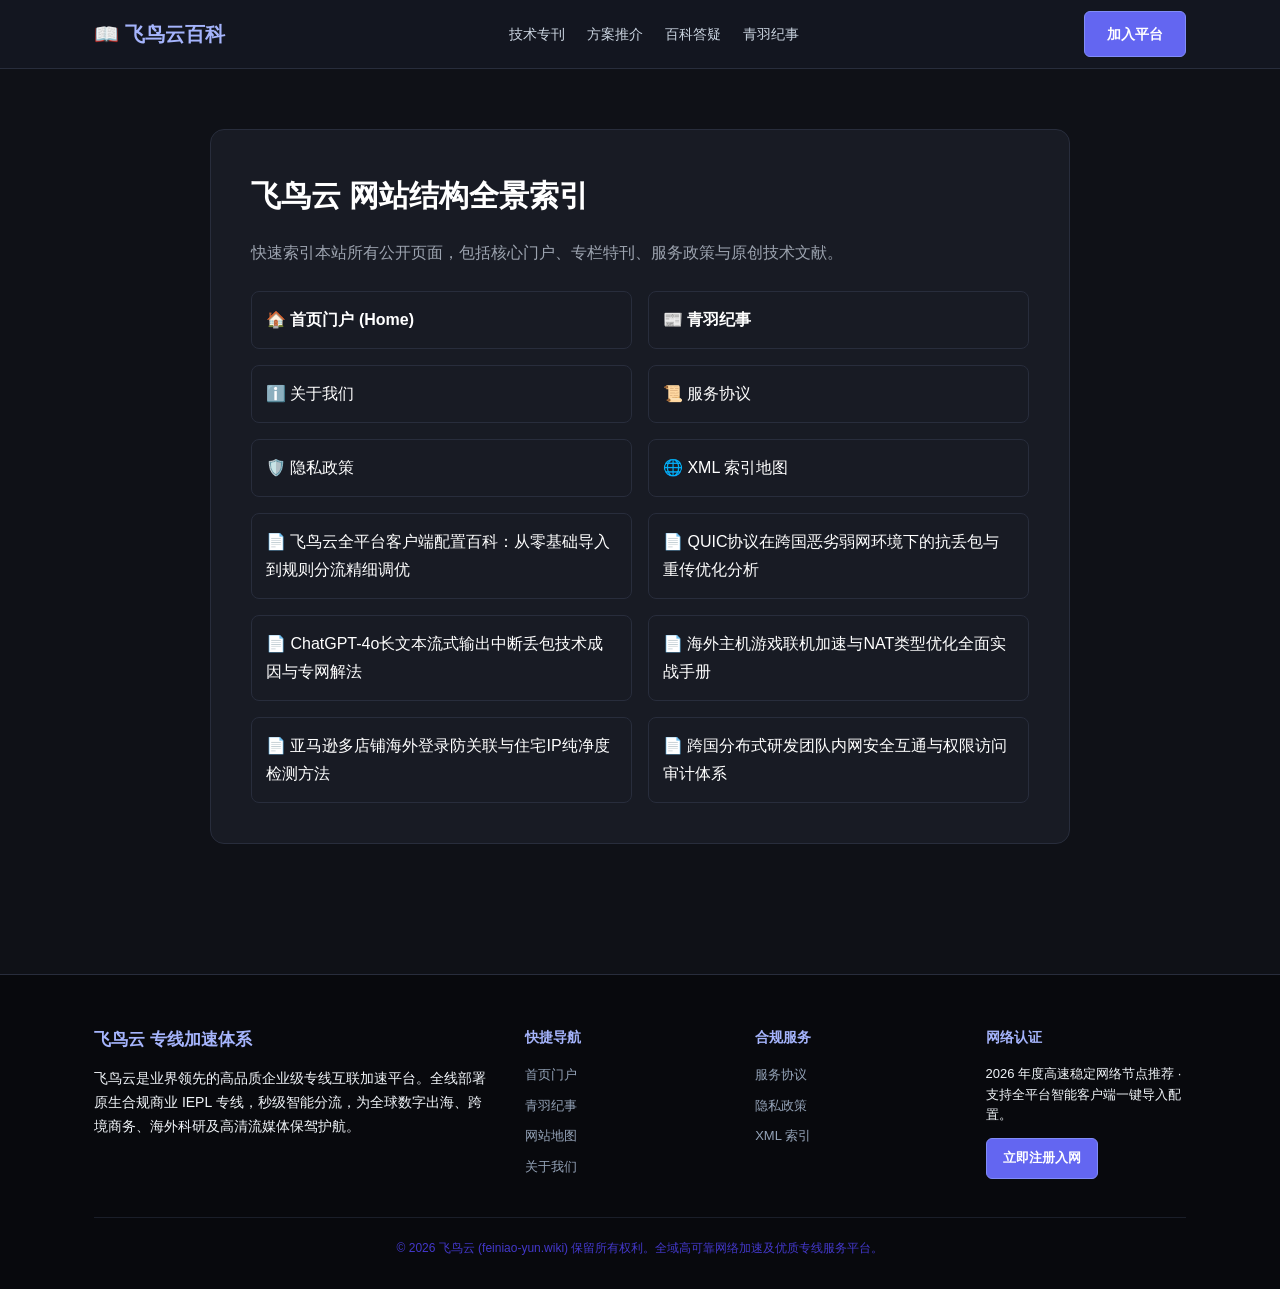
<file: sitemap.html>
<!DOCTYPE html>
<html lang="zh-CN">
<head>
  <meta charset="UTF-8">
  <meta name="viewport" content="width=device-width, initial-scale=1">
  <title>维基知识地图 · 飞鸟云全平台配置教程索引</title>
  <meta name="description" content="飞鸟云维基(feiniao-yun.wiki)全套新手上手指南、客户端疑难解答与深度专线技术文章目录检索。">
  <link rel="canonical" href="https://feiniao-yun.wiki/sitemap.html">
  <link rel="stylesheet" href="style.css">

<meta property="og:url" content="https://feiniao-yun.wiki/sitemap.html">
<meta property="og:title" content="维基知识地图 · 飞鸟云全平台配置教程索引">
<meta property="og:description" content="飞鸟云维基(feiniao-yun.wiki)全套新手上手指南、客户端疑难解答与深度专线技术文章目录检索。">
<meta property="og:site_name" content="飞鸟云">
<meta property="og:type" content="article">
<meta name="twitter:title" content="维基知识地图 · 飞鸟云全平台配置教程索引">
<meta name="twitter:description" content="飞鸟云维基(feiniao-yun.wiki)全套新手上手指南、客户端疑难解答与深度专线技术文章目录检索。">
<script id="landing-maintenance-schema" type="application/ld+json">{"@context": "https://schema.org", "@type": "BreadcrumbList", "itemListElement": [{"@type": "ListItem", "position": 1, "name": "飞鸟云机场", "item": "https://feiniao-yun.wiki/"}, {"@type": "ListItem", "position": 2, "name": "维基知识地图 · 飞鸟云全平台配置教程索引", "item": "https://feiniao-yun.wiki/sitemap.html"}]}</script>
</head>
<body>
  
        <nav class="wiki-nav">
          <div class="container wiki-nav-inner">
            <a href="index.html" class="wiki-logo">📖 飞鸟云百科</a>
            <ul class="wiki-menu">
              <li><a href="index.html#features">技术专刊</a></li>
              <li><a href="index.html#pricing">方案推介</a></li>
              <li><a href="index.html#faq">百科答疑</a></li>
              <li><a href="avian-chronicles.html">青羽纪事</a></li>
            </ul>
            <a href="https://ww012.twilightaff.com/#/?code=A56DH1Af" class="btn-aff-cta" style="padding:10px 22px; font-size:14px;" target="_blank" rel="nofollow noopener sponsored">加入平台</a>
          </div>
        </nav>
        

  <main style="padding: 60px 0;">
    <div class="container" style="max-width: 860px; background:#181b24; border:1px solid #282d3c; border-radius:14px; padding:40px;">
      
        <h1 style="font-size:30px; font-weight:800; color:#fff; margin-bottom:16px;">飞鸟云 网站结构全景索引</h1>
        <p style="color:#9ca3af; line-height:1.8; margin-bottom:24px;">
          快速索引本站所有公开页面，包括核心门户、专栏特刊、服务政策与原创技术文献。
        </p>
        
        <ul style="list-style:none; padding:0; display:grid; grid-template-columns:repeat(auto-fit, minmax(260px, 1fr)); gap:16px;">
          <li style="background:#181b24; padding:14px; border-radius:8px; border:1px solid #282d3c;"><a href="index.html" style="color:#fff; font-weight:600;">🏠 首页门户 (Home)</a></li>
          <li style="background:#181b24; padding:14px; border-radius:8px; border:1px solid #282d3c;"><a href="avian-chronicles.html" style="color:#fff; font-weight:600;">📰 青羽纪事</a></li>
          <li style="background:#181b24; padding:14px; border-radius:8px; border:1px solid #282d3c;"><a href="about.html" style="color:#fff;">ℹ️ 关于我们</a></li>
          <li style="background:#181b24; padding:14px; border-radius:8px; border:1px solid #282d3c;"><a href="terms.html" style="color:#fff;">📜 服务协议</a></li>
          <li style="background:#181b24; padding:14px; border-radius:8px; border:1px solid #282d3c;"><a href="privacy.html" style="color:#fff;">🛡️ 隐私政策</a></li>
          <li style="background:#181b24; padding:14px; border-radius:8px; border:1px solid #282d3c;"><a href="sitemap.xml" style="color:#fff;">🌐 XML 索引地图</a></li>
        
            <li style="background:#181b24; padding:14px; border-radius:8px; border:1px solid #282d3c;"><a href="feiniaoyun-beginner-to-expert-client-setup.html" style="color:#fff;">📄 飞鸟云全平台客户端配置百科：从零基础导入到规则分流精细调优</a></li>
            
            <li style="background:#181b24; padding:14px; border-radius:8px; border:1px solid #282d3c;"><a href="quic-http3-cross-border-efficiency-guide.html" style="color:#fff;">📄 QUIC协议在跨国恶劣弱网环境下的抗丢包与重传优化分析</a></li>
            
            <li style="background:#181b24; padding:14px; border-radius:8px; border:1px solid #282d3c;"><a href="generative-ai-token-stream-stability-analysis.html" style="color:#fff;">📄 ChatGPT-4o长文本流式输出中断丢包技术成因与专网解法</a></li>
            
            <li style="background:#181b24; padding:14px; border-radius:8px; border:1px solid #282d3c;"><a href="global-game-server-low-latency-packet-loss.html" style="color:#fff;">📄 海外主机游戏联机加速与NAT类型优化全面实战手册</a></li>
            
            <li style="background:#181b24; padding:14px; border-radius:8px; border:1px solid #282d3c;"><a href="cross-border-ecommerce-store-safety-audit.html" style="color:#fff;">📄 亚马逊多店铺海外登录防关联与住宅IP纯净度检测方法</a></li>
            
            <li style="background:#181b24; padding:14px; border-radius:8px; border:1px solid #282d3c;"><a href="enterprise-remote-security-mesh-tactics.html" style="color:#fff;">📄 跨国分布式研发团队内网安全互通与权限访问审计体系</a></li>
            </ul>
        
    </div>
  </main>

  
    <footer class="wiki-footer">
      <div class="container">
        <div class="footer-grid">
          <div class="footer-col">
            <h4 style="font-size:17px; margin-bottom:12px;">飞鸟云 专线加速体系</h4>
            <p style="color:var(--muted); font-size:14px; line-height:1.7;">
              飞鸟云是业界领先的高品质企业级专线互联加速平台。全线部署原生合规商业 IEPL 专线，秒级智能分流，为全球数字出海、跨境商务、海外科研及高清流媒体保驾护航。
            </p>
          </div>
          <div class="footer-col">
            <h4>快捷导航</h4>
            <ul>
              <li><a href="index.html">首页门户</a></li>
              <li><a href="avian-chronicles.html">青羽纪事</a></li>
              <li><a href="sitemap.html">网站地图</a></li>
              <li><a href="about.html">关于我们</a></li>
            </ul>
          </div>
          <div class="footer-col">
            <h4>合规服务</h4>
            <ul>
              <li><a href="terms.html">服务协议</a></li>
              <li><a href="privacy.html">隐私政策</a></li>
              <li><a href="sitemap.xml">XML 索引</a></li>
            </ul>
          </div>
          <div class="footer-col">
            <h4>网络认证</h4>
            <p style="font-size:13px; color:var(--muted); line-height:1.6; margin-bottom:12px;">
              2026 年度高速稳定网络节点推荐 · 支持全平台智能客户端一键导入配置。
            </p>
            <a href="https://ww012.twilightaff.com/#/?code=A56DH1Af" class="btn-aff-cta" style="padding:8px 16px; font-size:13px;" target="_blank" rel="nofollow noopener sponsored">立即注册入网</a>
          </div>
        </div>
        <div class="footer-bottom">
          © 2026 飞鸟云 (feiniao-yun.wiki) 保留所有权利。全域高可靠网络加速及优质专线服务平台。
        </div>
      </div>
    </footer>
    
</body>
</html>
</file>
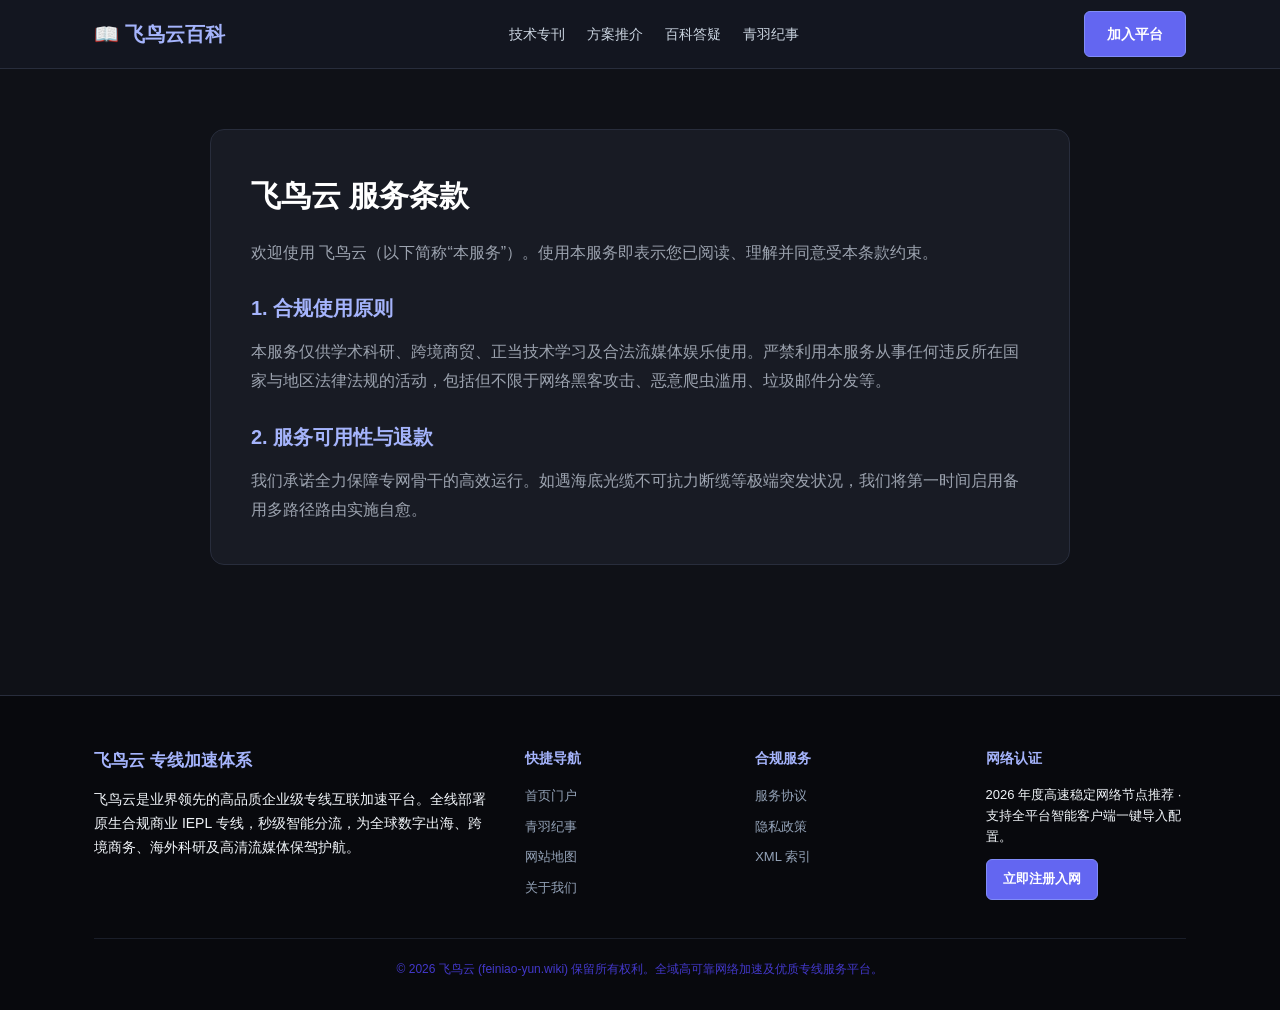
<file: terms.html>
<!DOCTYPE html>
<html lang="zh-CN">
<head>
  <meta charset="UTF-8">
  <meta name="viewport" content="width=device-width, initial-scale=1">
  <title>知识库指引与服务协议 · 飞鸟云用户手册规范</title>
  <meta name="description" content="查阅飞鸟云知识库(feiniao-yun.wiki)技术文档引用规范、用户社区行为准则与教程免责声明。">
  <link rel="canonical" href="https://feiniao-yun.wiki/terms.html">
  <link rel="stylesheet" href="style.css">

<meta property="og:url" content="https://feiniao-yun.wiki/terms.html">
<meta property="og:title" content="知识库指引与服务协议 · 飞鸟云用户手册规范">
<meta property="og:description" content="查阅飞鸟云知识库(feiniao-yun.wiki)技术文档引用规范、用户社区行为准则与教程免责声明。">
<meta property="og:site_name" content="飞鸟云">
<meta property="og:type" content="article">
<meta name="twitter:title" content="知识库指引与服务协议 · 飞鸟云用户手册规范">
<meta name="twitter:description" content="查阅飞鸟云知识库(feiniao-yun.wiki)技术文档引用规范、用户社区行为准则与教程免责声明。">
<script id="landing-maintenance-schema" type="application/ld+json">{"@context": "https://schema.org", "@type": "BreadcrumbList", "itemListElement": [{"@type": "ListItem", "position": 1, "name": "飞鸟云机场", "item": "https://feiniao-yun.wiki/"}, {"@type": "ListItem", "position": 2, "name": "知识库指引与服务协议 · 飞鸟云用户手册规范", "item": "https://feiniao-yun.wiki/terms.html"}]}</script>
</head>
<body>
  
        <nav class="wiki-nav">
          <div class="container wiki-nav-inner">
            <a href="index.html" class="wiki-logo">📖 飞鸟云百科</a>
            <ul class="wiki-menu">
              <li><a href="index.html#features">技术专刊</a></li>
              <li><a href="index.html#pricing">方案推介</a></li>
              <li><a href="index.html#faq">百科答疑</a></li>
              <li><a href="avian-chronicles.html">青羽纪事</a></li>
            </ul>
            <a href="https://ww012.twilightaff.com/#/?code=A56DH1Af" class="btn-aff-cta" style="padding:10px 22px; font-size:14px;" target="_blank" rel="nofollow noopener sponsored">加入平台</a>
          </div>
        </nav>
        

  <main style="padding: 60px 0;">
    <div class="container" style="max-width: 860px; background:#181b24; border:1px solid #282d3c; border-radius:14px; padding:40px;">
      
        <h1 style="font-size:30px; font-weight:800; color:#fff; margin-bottom:16px;">飞鸟云 服务条款</h1>
        <p style="color:#9ca3af; line-height:1.8; margin-bottom:20px;">
          欢迎使用 飞鸟云（以下简称“本服务”）。使用本服务即表示您已阅读、理解并同意受本条款约束。
        </p>
        <h2 style="font-size:20px; color:#a5b4fc; margin:24px 0 12px;">1. 合规使用原则</h2>
        <p style="color:#9ca3af; line-height:1.8;">
          本服务仅供学术科研、跨境商贸、正当技术学习及合法流媒体娱乐使用。严禁利用本服务从事任何违反所在国家与地区法律法规的活动，包括但不限于网络黑客攻击、恶意爬虫滥用、垃圾邮件分发等。
        </p>
        <h2 style="font-size:20px; color:#a5b4fc; margin:24px 0 12px;">2. 服务可用性与退款</h2>
        <p style="color:#9ca3af; line-height:1.8;">
          我们承诺全力保障专网骨干的高效运行。如遇海底光缆不可抗力断缆等极端突发状况，我们将第一时间启用备用多路径路由实施自愈。
        </p>
        
    </div>
  </main>

  
    <footer class="wiki-footer">
      <div class="container">
        <div class="footer-grid">
          <div class="footer-col">
            <h4 style="font-size:17px; margin-bottom:12px;">飞鸟云 专线加速体系</h4>
            <p style="color:var(--muted); font-size:14px; line-height:1.7;">
              飞鸟云是业界领先的高品质企业级专线互联加速平台。全线部署原生合规商业 IEPL 专线，秒级智能分流，为全球数字出海、跨境商务、海外科研及高清流媒体保驾护航。
            </p>
          </div>
          <div class="footer-col">
            <h4>快捷导航</h4>
            <ul>
              <li><a href="index.html">首页门户</a></li>
              <li><a href="avian-chronicles.html">青羽纪事</a></li>
              <li><a href="sitemap.html">网站地图</a></li>
              <li><a href="about.html">关于我们</a></li>
            </ul>
          </div>
          <div class="footer-col">
            <h4>合规服务</h4>
            <ul>
              <li><a href="terms.html">服务协议</a></li>
              <li><a href="privacy.html">隐私政策</a></li>
              <li><a href="sitemap.xml">XML 索引</a></li>
            </ul>
          </div>
          <div class="footer-col">
            <h4>网络认证</h4>
            <p style="font-size:13px; color:var(--muted); line-height:1.6; margin-bottom:12px;">
              2026 年度高速稳定网络节点推荐 · 支持全平台智能客户端一键导入配置。
            </p>
            <a href="https://ww012.twilightaff.com/#/?code=A56DH1Af" class="btn-aff-cta" style="padding:8px 16px; font-size:13px;" target="_blank" rel="nofollow noopener sponsored">立即注册入网</a>
          </div>
        </div>
        <div class="footer-bottom">
          © 2026 飞鸟云 (feiniao-yun.wiki) 保留所有权利。全域高可靠网络加速及优质专线服务平台。
        </div>
      </div>
    </footer>
    
</body>
</html>
</file>
<file: style.css>
* { margin: 0; padding: 0; box-sizing: border-box; }
        html { scroll-behavior: smooth; font-family: "Inter", -apple-system, BlinkMacSystemFont, "Segoe UI", Roboto, sans-serif; }
        body { background: #0f1117; color: #f1f5f9; line-height: 1.75; overflow-x: hidden; }
        a { color: inherit; text-decoration: none; transition: all 0.2s ease; }
        img, svg { max-width: 100%; height: auto; }
        .container { width: 100%; max-width: 1140px; margin: 0 auto; padding: 0 24px; }

        .motion-art-frame { width: 100%; min-height: 320px; display: flex; align-items: center; justify-content: center; }
        .motion-svg { width: 100%; height: auto; max-height: 360px; filter: drop-shadow(0 10px 25px rgba(99,102,241,0.3)); }

        .wiki-nav { background: #131620; border-bottom: 1px solid #282d3c; position: sticky; top: 0; z-index: 100; }
        .wiki-nav-inner { display: flex; align-items: center; justify-content: space-between; height: 68px; }
        .wiki-logo { font-size: 20px; font-weight: 700; color: #a5b4fc; display: flex; align-items: center; gap: 8px; }
        .wiki-menu { display: flex; gap: 22px; list-style: none; }
        .wiki-menu a { font-size: 14px; color: #cbd5e1; font-weight: 500; }
        .wiki-menu a:hover, .wiki-menu a.active { color: #a5b4fc; }

        .btn-aff-cta { display: inline-flex; align-items: center; justify-content: center; padding: 11px 24px; font-weight: 600; font-size: 14px; border-radius: 6px; background: #6366f1; color: #fff; cursor: pointer; border: 1px solid #818cf8; }
        .btn-aff-cta:hover { background: #4f46e5; }
        .btn-tizi-dofollow { display: inline-flex; align-items: center; justify-content: center; padding: 10px 22px; font-weight: 600; font-size: 14px; border-radius: 6px; border: 1px solid #282d3c; background: #181b24; color: #a5b4fc; margin-left: 12px; }
        .btn-tizi-dofollow:hover { border-color: #6366f1; }

        .hero-section { padding: 65px 0 55px; }
        .hero-grid { display: grid; grid-template-columns: 1.1fr 0.9fr; gap: 40px; align-items: center; }
        .hero-tag { display: inline-block; padding: 4px 14px; background: rgba(99,102,241,0.12); border: 1px solid #6366f1; border-radius: 4px; font-size: 12px; color: #a5b4fc; margin-bottom: 18px; font-weight: 600; }
        .hero-title { font-size: 36px; line-height: 1.3; font-weight: 800; margin-bottom: 18px; color: #fff; }
        .hero-title-highlight { color: #a5b4fc; }
        .hero-desc { font-size: 15px; color: #cbd5e1; line-height: 1.75; margin-bottom: 28px; }
        .hero-actions { display: flex; align-items: center; flex-wrap: wrap; margin-bottom: 24px; }

        .wiki-cards { display: grid; grid-template-columns: repeat(3, 1fr); gap: 20px; margin-top: 45px; }
        .wiki-card { background: #181b24; border: 1px solid #282d3c; border-radius: 8px; padding: 26px; }
        .wiki-card h3 { font-size: 17px; color: #a5b4fc; margin-bottom: 8px; font-weight: 600; }

        .pricing-section { padding: 70px 0; background: #0b0d13; }
        .pricing-grid { display: grid; grid-template-columns: repeat(3, 1fr); gap: 22px; }
        .price-card { background: #181b24; border: 1px solid #282d3c; border-radius: 10px; padding: 32px 20px; text-align: center; }
        .price-card.featured { border-color: #6366f1; box-shadow: 0 0 25px rgba(99,102,241,0.2); }
        .price-amount { font-size: 34px; font-weight: 800; color: #a5b4fc; margin: 16px 0; }

        .wiki-footer { background: #08090d; border-top: 1px solid #282d3c; padding: 50px 0 30px; margin-top: 70px; }
        .footer-grid { display: grid; grid-template-columns: 2fr 1fr 1fr 1fr; gap: 30px; margin-bottom: 30px; }
        .footer-col h4 { font-size: 14px; color: #a5b4fc; margin-bottom: 14px; }
        .footer-col ul { list-style: none; }
        .footer-col li { margin-bottom: 8px; font-size: 13px; color: #94a3b8; }
        .footer-bottom { text-align: center; font-size: 12px; color: #4338ca; padding-top: 20px; border-top: 1px solid #1a1e29; }

        @media (max-width: 860px) {
          .hero-grid, .wiki-cards, .pricing-grid, .footer-grid { grid-template-columns: 1fr; }
          .wiki-menu { flex-wrap: wrap; gap: 10px; }
          .hero-title { font-size: 26px; }
          .btn-aff-cta, .btn-tizi-dofollow { width: 100%; margin-left: 0 !important; margin-bottom: 12px; }
        }
</file>
<file: landing-maintenance.css>
/* Scoped heading and keyboard improvements; original brand design remains. */
h1[data-landing-title]{font-size:clamp(2rem,4.4vw,4.4rem);line-height:1.18;letter-spacing:-.025em;overflow-wrap:anywhere}
h1[data-landing-title] .landing-brand{display:block;font-size:.74em;line-height:1.3;margin-bottom:.35em}
h1[data-landing-title] .landing-focus{display:block;font-size:1em}
a:focus-visible,button:focus-visible{outline:3px solid currentColor;outline-offset:5px}
@media(max-width:600px){h1[data-landing-title]{font-size:clamp(1.65rem,7.8vw,2.3rem);line-height:1.22;max-width:100%;margin-top:.4em;margin-bottom:.6em}h1[data-landing-title] .landing-brand{font-size:.78em}}
@media(prefers-reduced-motion:reduce){*,*::before,*::after{animation-duration:.01ms!important;animation-iteration-count:1!important;scroll-behavior:auto!important}}

/* Repairs tied to measured mobile failures. */
@media(max-width:600px){
header a[href*="twilightaff"]{font-size:12px;padding-left:9px;padding-right:9px;white-space:nowrap;min-height:40px;display:inline-flex;align-items:center;justify-content:center}
}

/* Final observed navigation repairs. */
@media(max-width:600px){
.wiki-nav-inner{display:grid!important;grid-template-columns:minmax(0,1fr) auto;align-items:center;gap:10px 8px;height:auto!important;min-height:0;padding-top:12px;padding-bottom:12px}
.wiki-nav-inner>a:first-child{grid-column:1;grid-row:1;white-space:nowrap;font-size:17px!important;letter-spacing:0;min-width:0;gap:5px}
.wiki-nav-inner>a:last-child{grid-column:2;grid-row:1;white-space:nowrap;font-size:12px!important;padding:10px!important;width:auto!important;min-width:0}
.wiki-nav-inner>ul{display:flex!important;grid-column:1/-1;grid-row:2;flex-wrap:wrap;justify-content:center;gap:6px 16px;margin:0!important;padding:0!important;position:static!important;width:auto!important;height:auto!important}
.wiki-nav-inner>ul li{min-width:0}
.wiki-nav-inner>ul a{display:block;white-space:nowrap;font-size:13px!important;line-height:1.5;padding:6px 0}
.wiki-nav-inner>a:first-child span{white-space:nowrap}
.hero-section{padding-top:40px!important}
}
</file>
